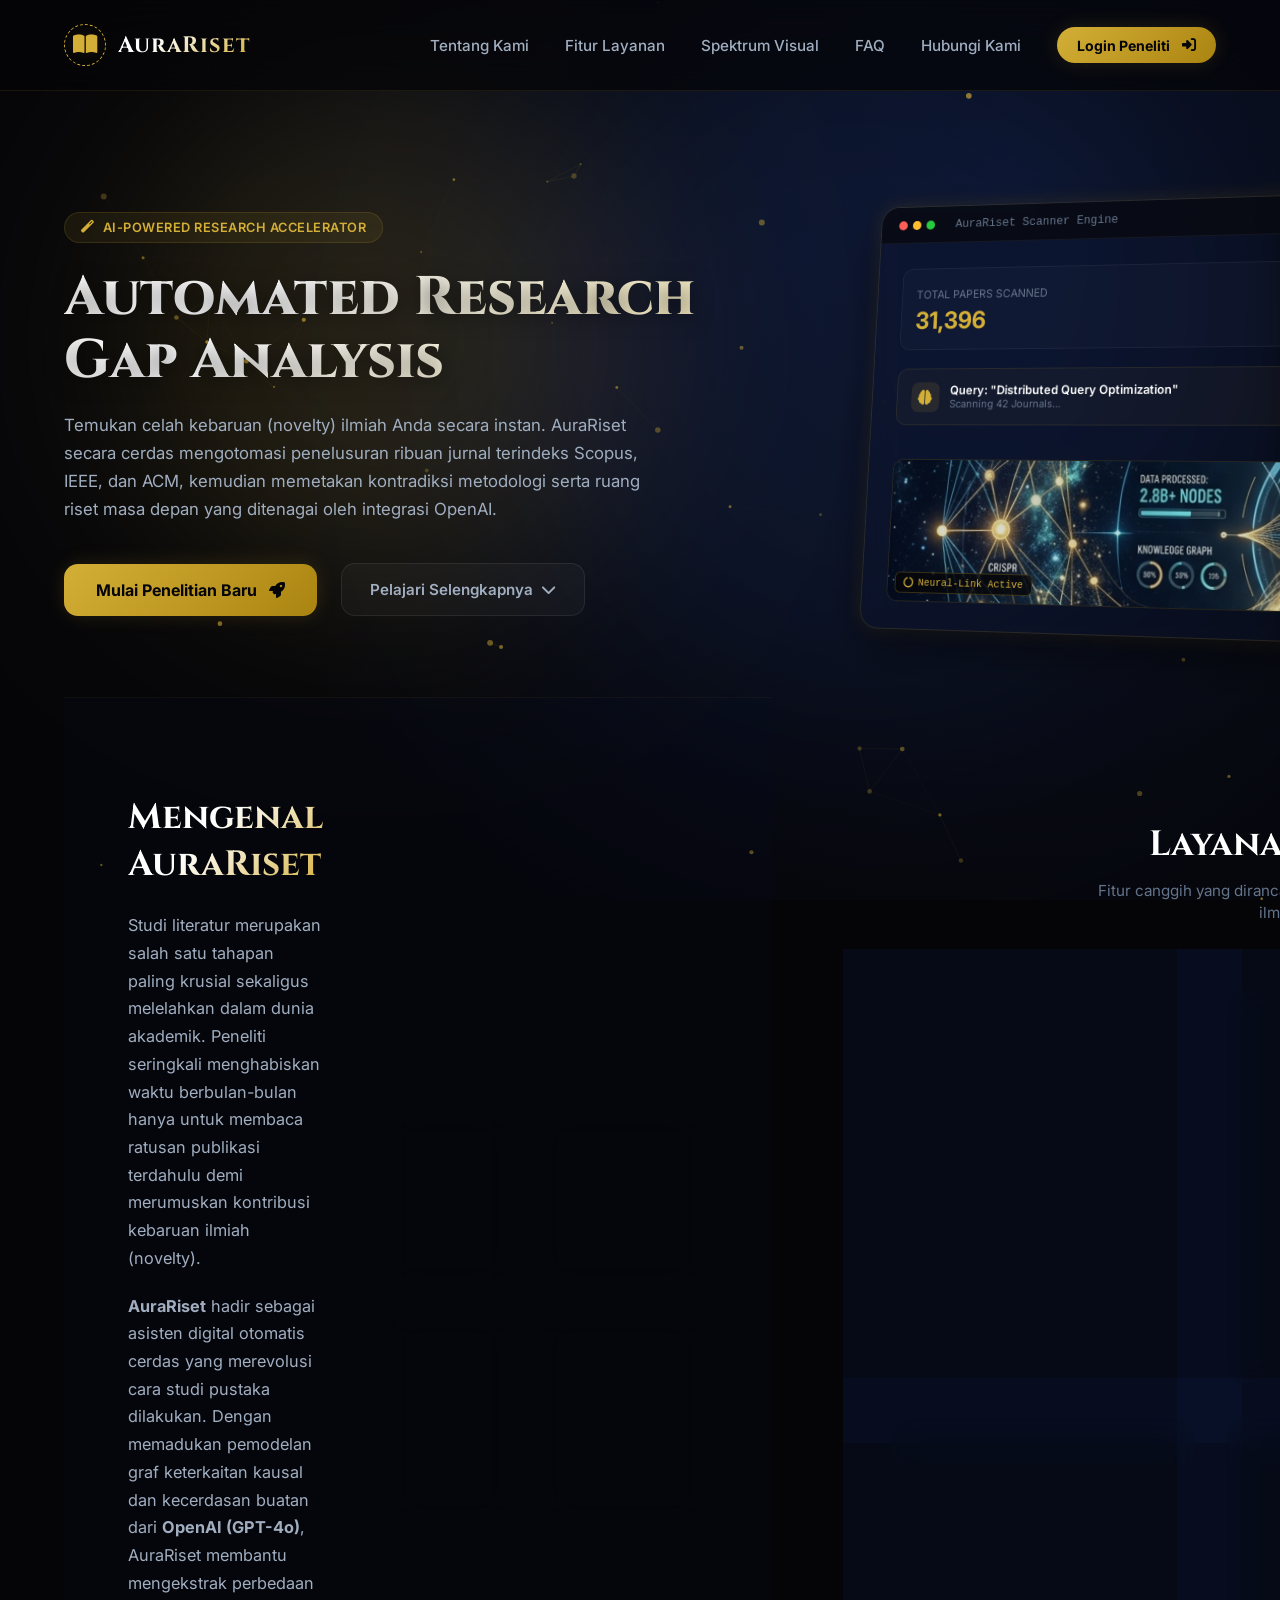
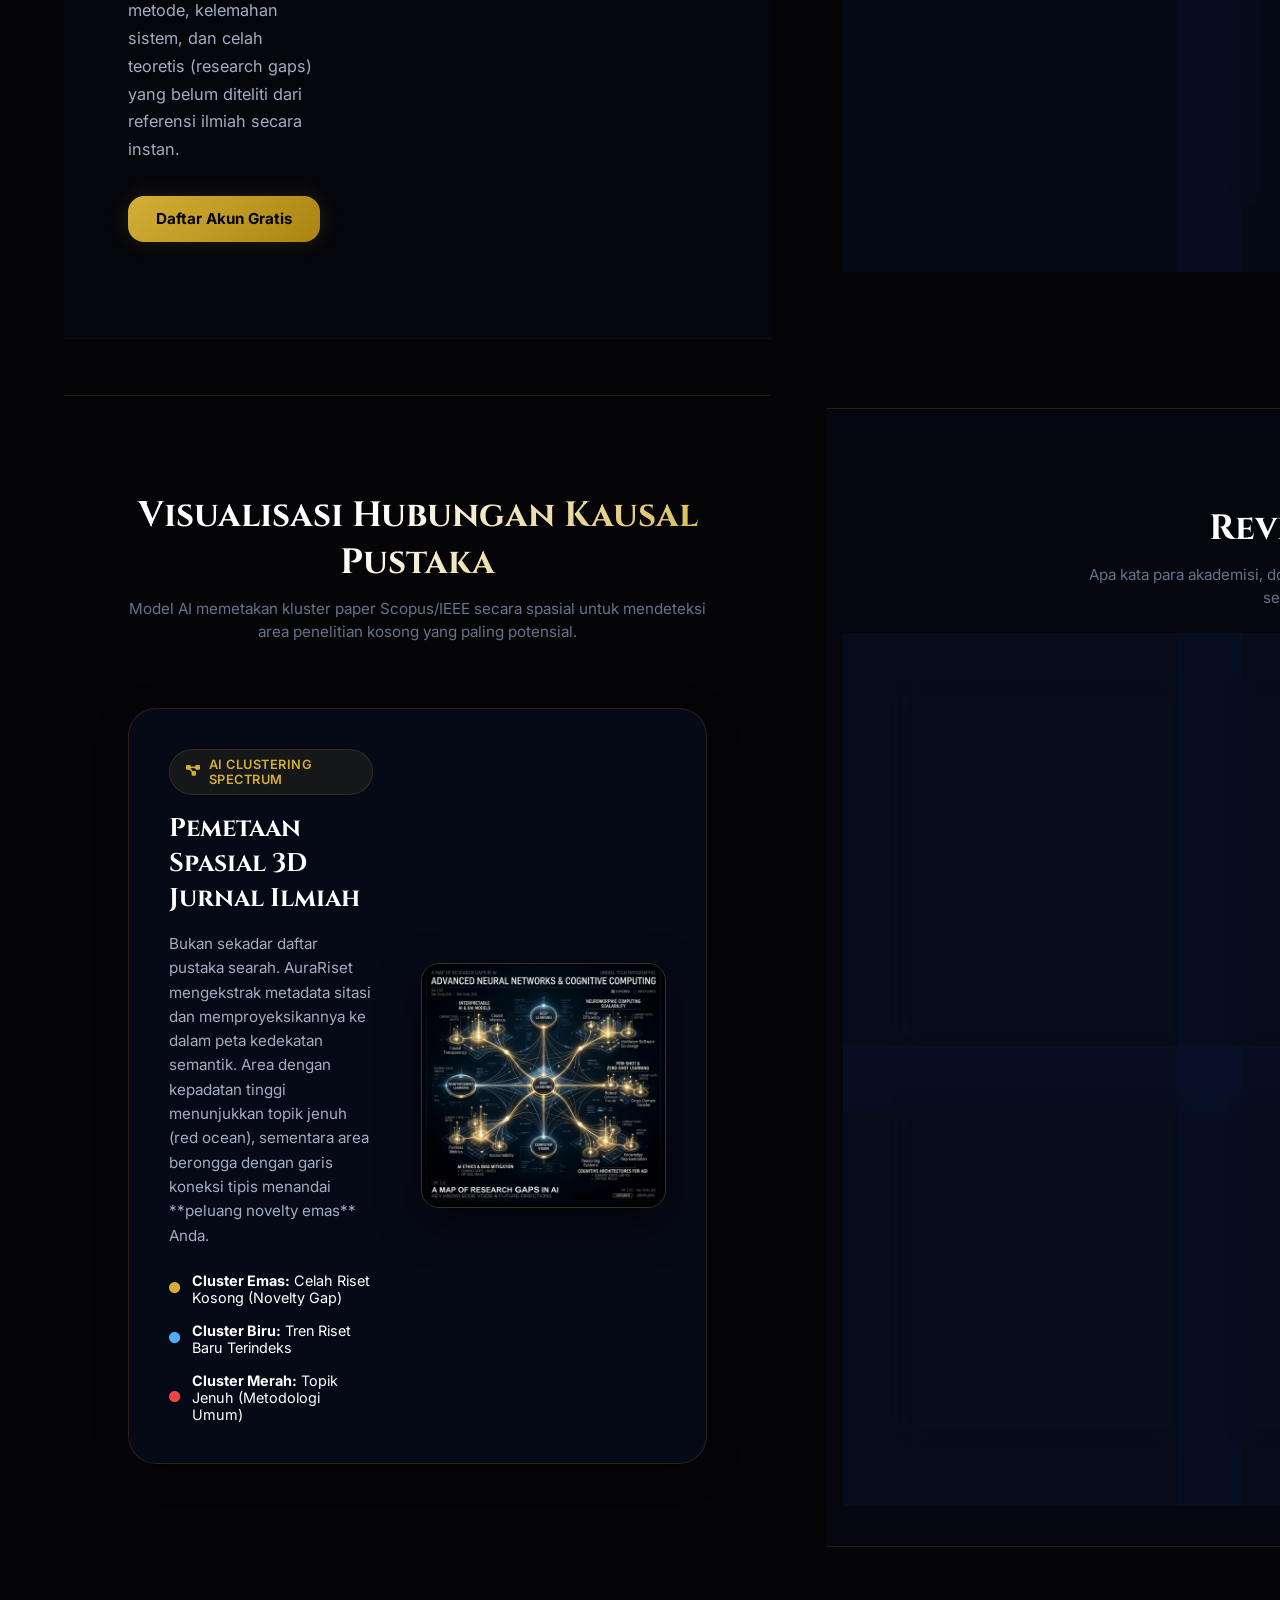
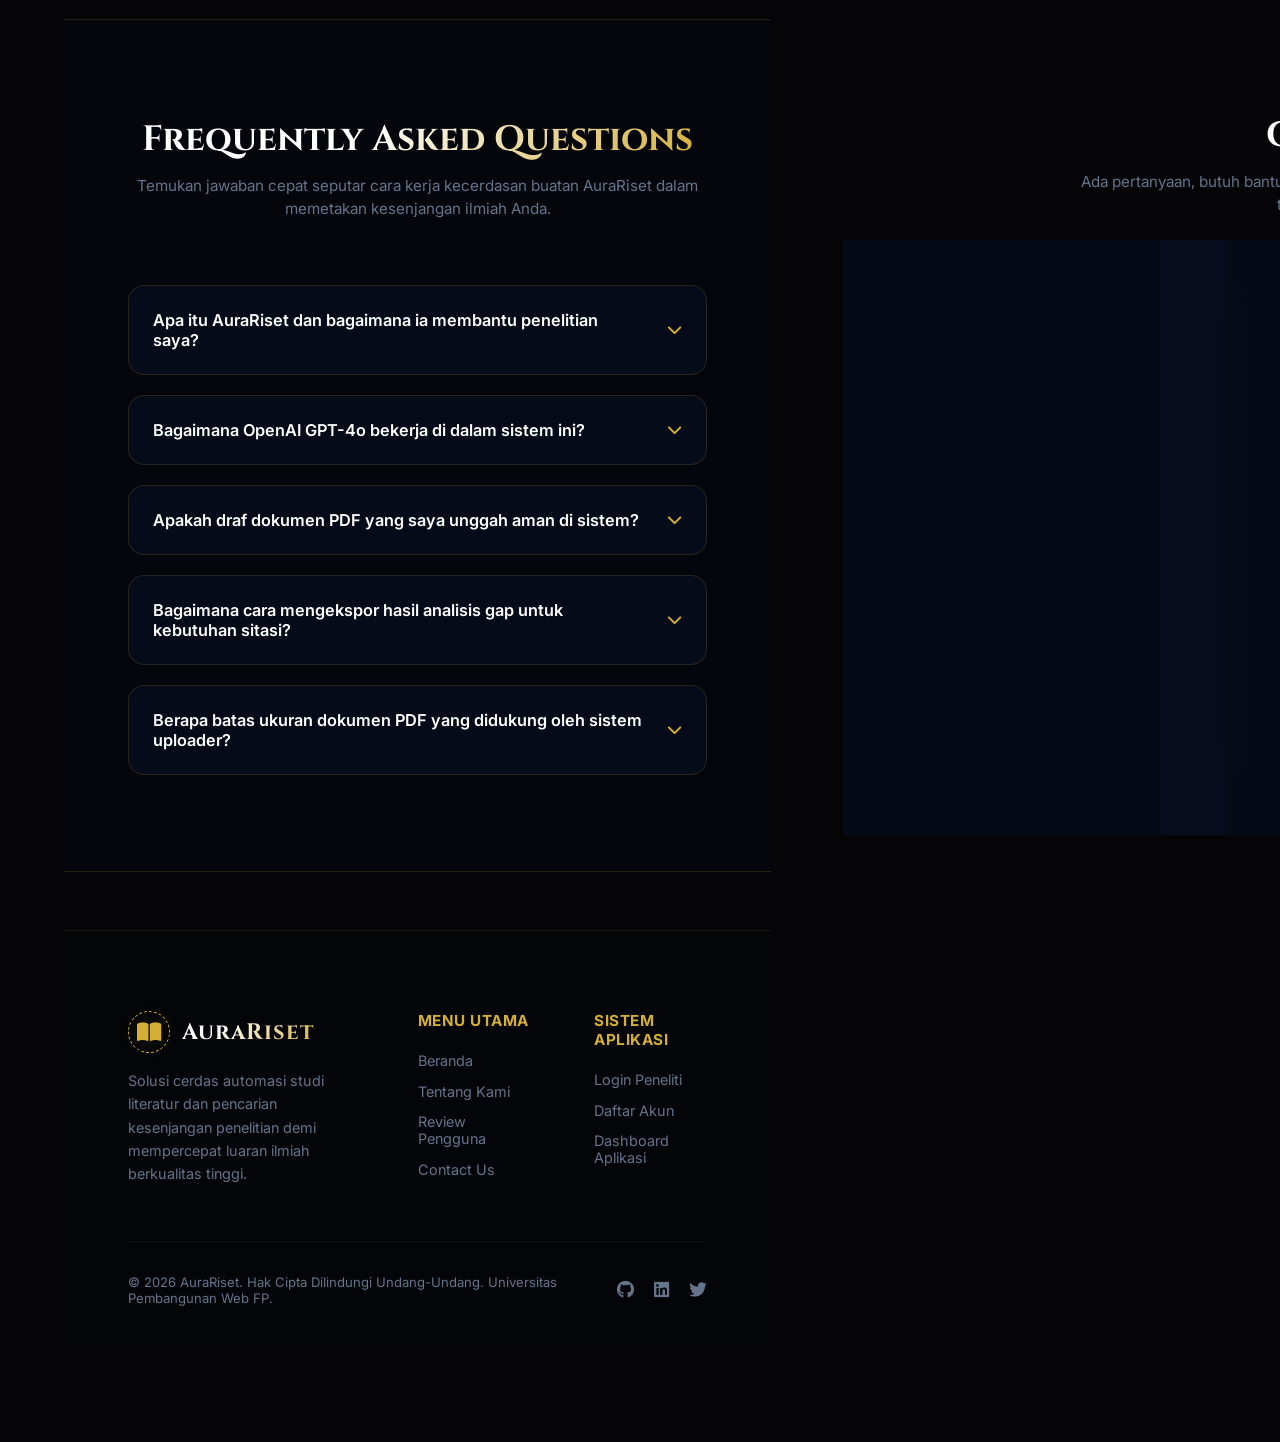
<file: index.html>
<!DOCTYPE html>
<html lang="id">
<head>
  <meta charset="UTF-8">
  <meta name="viewport" content="width=device-width, initial-scale=1.0">
  <title>AuraRiset — Automated Research Gap Analysis</title>
  
  <meta name="description" content="Temukan kebaruan ilmiah Anda secara instan. Automasi penelusuran ribuan jurnal ilmiah dan petakan research gap tersembunyi dengan dukungan kecerdasan buatan OpenAI.">
  <meta name="keywords" content="analisis gap, research gap, studi literatur, penulisan paper, openAI, riset otomatis, landing page">
  <meta name="author" content="AuraRiset Team">
  
  <link rel="stylesheet" href="https://cdnjs.cloudflare.com/ajax/libs/font-awesome/6.4.0/css/all.min.css">
  <link rel="stylesheet" href="assets/css/style.css">
</head>
<body>

  
  <div class="aurora-bg">
    <div class="aurora-orb orb-gold" style="top: 10%; left: 10%; width: 500px; height: 500px;"></div>
    <div class="aurora-orb orb-navy" style="bottom: 20%; right: 5%; width: 700px; height: 700px;"></div>
  </div>
  <canvas id="canvas-particles"></canvas>

  
  <header class="landing-navbar">
    <a href="index.html" class="sidebar-logo" style="margin-bottom: 0;">
      <div class="logo-icon-container">
        <div class="logo-halo"></div>
        <i class="fas fa-book-open logo-book"></i>
      </div>
      <span>AuraRiset</span>
    </a>

    <nav class="landing-nav-links">
      <a href="#overview" class="landing-nav-link">Tentang Kami</a>
      <a href="#about" class="landing-nav-link">Fitur Layanan</a>
      <a href="#visual-spectrum" class="landing-nav-link">Spektrum Visual</a>
      <a href="#faq" class="landing-nav-link">FAQ</a>
      <a href="#contact" class="landing-nav-link">Hubungi Kami</a>
      <a href="login.php" class="btn-cta btn-nav-login" style="text-decoration: none;">
        Login Peneliti
        <i class="fas fa-sign-in-alt"></i>
      </a>
    </nav>
  </header>

  
  <section class="landing-hero">
    <div class="hero-text-container stagger-row">
      <div class="hero-badge">
        <i class="fas fa-magic" style="color: var(--color-gold);"></i>
        AI-Powered Research Accelerator
      </div>
      <h1 class="hero-title">Automated Research Gap Analysis</h1>
      <p class="hero-description">
        Temukan celah kebaruan (novelty) ilmiah Anda secara instan. AuraRiset secara cerdas mengotomasi penelusuran ribuan jurnal terindeks Scopus, IEEE, dan ACM, kemudian memetakan kontradiksi metodologi serta ruang riset masa depan yang ditenagai oleh integrasi OpenAI.
      </p>
      
      <div class="hero-actions">
        <a href="login.php" class="btn-cta btn-hero-start" style="text-decoration: none;">
          Mulai Penelitian Baru
          <i class="fas fa-rocket"></i>
        </a>
        <a href="#about" class="btn-secondary btn-hero-learn" style="text-decoration: none; display: flex; align-items: center; gap: 0.5rem;">
          Pelajari Selengkapnya
          <i class="fas fa-chevron-down"></i>
        </a>
      </div>
    </div>

    
    <div class="hero-mockup-container stagger-row">
      <div class="mockup-card">
        <div class="mockup-header">
          <div class="mockup-dots"><span></span><span></span><span></span></div>
          <div class="mockup-title">AuraRiset Scanner Engine</div>
        </div>
        <div class="mockup-body">
          <div class="mockup-stat-card">
            <span class="m-stat-title">Total Papers Scanned</span>
            <div class="m-stat-row">
              <span class="m-stat-num">31,396</span>
              <span class="m-stat-trend"><i class="fas fa-arrow-trend-up"></i> +12%</span>
            </div>
          </div>
          <div class="mockup-item" style="margin-bottom: 0.5rem;">
            <div class="m-item-left">
              <div class="m-item-avatar"><i class="fas fa-brain" style="color: var(--color-gold);"></i></div>
              <div class="m-item-text">
                <div class="m-item-title">Query: "Distributed Query Optimization"</div>
                <div class="m-item-status">Scanning 42 Journals...</div>
              </div>
            </div>
            <span class="m-badge-progress">Progress 80%</span>
          </div>
          <div class="mockup-visual-preview" style="border: 1px solid rgba(212, 175, 55, 0.15); border-radius: 12px; overflow: hidden; height: 150px; background: rgba(0,0,0,0.3); position: relative; margin-top: 0.5rem;">
            <img src="assets/img/research_network.png" alt="AuraRiset Neural Scanning" style="width: 100%; height: 100%; object-fit: cover; opacity: 0.85;">
            <div style="position: absolute; bottom: 0.5rem; left: 0.5rem; font-size: 0.68rem; font-family: monospace; background: rgba(5,5,8,0.8); padding: 0.25rem 0.55rem; border-radius: 6px; color: var(--color-gold); border: 1px solid rgba(212,175,55,0.25); display: flex; align-items: center; gap: 0.35rem;">
              <i class="fas fa-circle-notch fa-spin" style="color: var(--color-gold);"></i> Neural-Link Active
            </div>
          </div>
        </div>
      </div>
    </div>


  
  <section class="landing-section" id="overview" style="background: rgba(11, 19, 43, 0.15); border-top: 1px solid rgba(212, 175, 55, 0.05); border-bottom: 1px solid rgba(212, 175, 55, 0.05);">
    <div class="overview-container" style="display: grid; grid-template-columns: 1fr 1fr; gap: 4rem; align-items: center;">
      <div class="stagger-row">
        <h2 class="section-title-landing" style="text-align: left; margin-bottom: 1.5rem;">Mengenal AuraRiset</h2>
        <p class="card-desc" style="font-size: 1.02rem; line-height: 1.7; margin-bottom: 1.25rem; color: var(--color-text-gray);">
          Studi literatur merupakan salah satu tahapan paling krusial sekaligus melelahkan dalam dunia akademik. Peneliti seringkali menghabiskan waktu berbulan-bulan hanya untuk membaca ratusan publikasi terdahulu demi merumuskan kontribusi kebaruan ilmiah (novelty).
        </p>
        <p class="card-desc" style="font-size: 1.02rem; line-height: 1.7; margin-bottom: 1.5rem; color: var(--color-text-gray);">
          <strong>AuraRiset</strong> hadir sebagai asisten digital otomatis cerdas yang merevolusi cara studi pustaka dilakukan. Dengan memadukan pemodelan graf keterkaitan kausal dan kecerdasan buatan dari <strong>OpenAI (GPT-4o)</strong>, AuraRiset membantu mengekstrak perbedaan metode, kelemahan sistem, dan celah teoretis (research gaps) yang belum diteliti dari referensi ilmiah secara instan.
        </p>
        <div style="display: flex; gap: 1rem; margin-top: 2rem;">
          <a href="register.php" class="btn-cta" style="text-decoration: none; padding: 0.85rem 1.75rem;">Daftar Akun Gratis</a>
        </div>
      </div>
      
      
      <div class="overview-metrics-grid stagger-row" style="display: grid; grid-template-columns: 1fr 1fr; gap: 1.5rem;">
        <div class="premium-card" style="padding: 1.75rem; text-align: center;">
          <i class="fas fa-history" style="color: var(--color-gold); font-size: 1.75rem; margin-bottom: 0.75rem;"></i>
          <h4 style="font-size: 1.8rem; font-weight: 700; color: #fff; margin-bottom: 0.25rem;">98%</h4>
          <span style="font-size: 0.8rem; color: var(--color-text-muted); text-transform: uppercase;">Efisiensi Waktu</span>
        </div>
        <div class="premium-card" style="padding: 1.75rem; text-align: center;">
          <i class="fas fa-database" style="color: var(--color-gold); font-size: 1.75rem; margin-bottom: 0.75rem;"></i>
          <h4 style="font-size: 1.8rem; font-weight: 700; color: #fff; margin-bottom: 0.25rem;">100+</h4>
          <span style="font-size: 0.8rem; color: var(--color-text-muted); text-transform: uppercase;">Jurnal Didukung</span>
        </div>
        <div class="premium-card" style="padding: 1.75rem; text-align: center;">
          <i class="fas fa-brain" style="color: var(--color-gold); font-size: 1.75rem; margin-bottom: 0.75rem;"></i>
          <h4 style="font-size: 1.8rem; font-weight: 700; color: #fff; margin-bottom: 0.25rem;">GPT-4o</h4>
          <span style="font-size: 0.8rem; color: var(--color-text-muted); text-transform: uppercase;">OpenAI Engine</span>
        </div>
        <div class="premium-card" style="padding: 1.75rem; text-align: center;">
          <i class="fas fa-graduation-cap" style="color: var(--color-gold); font-size: 1.75rem; margin-bottom: 0.75rem;"></i>
          <h4 style="font-size: 1.8rem; font-weight: 700; color: #fff; margin-bottom: 0.25rem;">10,000+</h4>
          <span style="font-size: 0.8rem; color: var(--color-text-muted); text-transform: uppercase;">Peneliti Aktif</span>
        </div>
      </div>
    </div>
  </section>  
  <section class="landing-section" id="about">
    <div class="section-header-centered stagger-row">
      <h2 class="section-title-landing">Layanan Riset Otomatis</h2>
      <p class="section-subtitle-landing">Fitur canggih yang dirancang khusus untuk mempercepat penulisan draf jurnal ilmiah Anda secara komprehensif</p>
    </div>

    <div class="features-grid">
      
      <div class="premium-card feature-landing-card stagger-row">
        <div class="feature-icon-wrapper">
          <i class="fas fa-search-plus"></i>
        </div>
        <h3 class="feature-title">Ekstraksi Database Jurnal</h3>
        <p class="card-desc">Cari dan kumpulkan puluhan paper referensi teratas dari Google Scholar, Scopus, IEEE, dan ACM berdasarkan kata kunci pencarian Anda secara instan dalam hitungan detik.</p>
      </div>

      
      <div class="premium-card feature-landing-card stagger-row">
        <div class="feature-icon-wrapper">
          <i class="fas fa-crop-alt"></i>
        </div>
        <h3 class="feature-title">Pemetaan Celah Kebaruan (Gap)</h3>
        <p class="card-desc">Algoritma pemrosesan bahasa (NLP) kami membandingkan secara komparatif tahun, metode, kelemahan metodologi, serta asumsi batasan riset terdahulu untuk mencari celah riset kosong.</p>
      </div>

      
      <div class="premium-card feature-landing-card stagger-row">
        <div class="feature-icon-wrapper">
          <i class="fas fa-network-wired"></i>
        </div>
        <h3 class="feature-title">OpenAI Integrated Summary</h3>
        <p class="card-desc">Dapatkan sintesis ringkasan komparasi ilmiah siap saji yang dirangkum langsung oleh GPT-4o untuk mempermudah penulisan Bab Pendahuluan (Introduction) dan Tinjauan Pustaka Anda.</p>
      </div>

      
      <div class="premium-card feature-landing-card stagger-row">
        <div class="feature-icon-wrapper">
          <i class="fas fa-file-pdf"></i>
        </div>
        <h3 class="feature-title">Smart PDF Uploader</h3>
        <p class="card-desc">Cukup seret dan lepaskan (drag-and-drop) draf file PDF Anda ke sistem untuk mengekstrak metadata penting, metodologi dasar, batasan, dan saran studi mendatang secara otomatis.</p>
      </div>

      
      <div class="premium-card feature-landing-card stagger-row">
        <div class="feature-icon-wrapper">
          <i class="fas fa-project-diagram"></i>
        </div>
        <h3 class="feature-title">Visualisasi Graf Tren Kausal</h3>
        <p class="card-desc">Lihat peta hubungan antar paper referensi dalam bentuk grafik interaktif yang menakjubkan untuk memahami pergeseran tren metodologi ilmiah dari tahun ke tahun.</p>
      </div>

      
      <div class="premium-card feature-landing-card stagger-row">
        <div class="feature-icon-wrapper">
          <i class="fas fa-download"></i>
        </div>
        <h3 class="feature-title">Ekspor Repositori Cerdas</h3>
        <p class="card-desc">Ekspor tabel perbandingan dan hasil analisis Anda ke dalam file Excel, PDF, atau format sitasi akademik standar lainnya seperti RIS dan BibTeX (Mendeley/Zotero).</p>
      </div>
    </div>
  </section>

  
  <section class="landing-section" id="visual-spectrum" style="border-top: 1px solid var(--border-gold);">
    <div class="section-header-centered stagger-row">
      <h2 class="section-title-landing">Visualisasi Hubungan Kausal Pustaka</h2>
      <p class="section-subtitle-landing">Model AI memetakan kluster paper Scopus/IEEE secara spasial untuk mendeteksi area penelitian kosong yang paling potensial.</p>
    </div>
    
    <div class="spectrum-visual-card stagger-row" style="background: var(--glass-bg); border: 1px solid var(--border-gold); border-radius: 28px; padding: 2.5rem; overflow: hidden; display: grid; grid-template-columns: 1fr 1.2fr; gap: 3rem; align-items: center; box-shadow: var(--shadow-soft);">
      <div class="spectrum-text-side">
        <div class="hero-badge" style="margin-bottom: 1rem;"><i class="fas fa-project-diagram"></i> AI Clustering Spectrum</div>
        <h3 style="font-family: 'Cinzel', serif; font-size: 1.6rem; color: #fff; margin-bottom: 1rem;">Pemetaan Spasial 3D Jurnal Ilmiah</h3>
        <p style="font-size: 0.95rem; color: var(--color-text-gray); line-height: 1.6; margin-bottom: 1.5rem;">
          Bukan sekadar daftar pustaka searah. AuraRiset mengekstrak metadata sitasi dan memproyeksikannya ke dalam peta kedekatan semantik. Area dengan kepadatan tinggi menunjukkan topik jenuh (red ocean), sementara area berongga dengan garis koneksi tipis menandai **peluang novelty emas** Anda.
        </p>
        <div style="display: flex; flex-direction: column; gap: 1rem; margin-top: 1.5rem;">
          <div style="display: flex; align-items: center; gap: 0.75rem;">
            <i class="fas fa-circle" style="color: var(--color-gold); font-size: 0.7rem;"></i>
            <span style="font-size: 0.9rem; color: var(--color-text-white);"><strong>Cluster Emas:</strong> Celah Riset Kosong (Novelty Gap)</span>
          </div>
          <div style="display: flex; align-items: center; gap: 0.75rem;">
            <i class="fas fa-circle" style="color: #4facfe; font-size: 0.7rem;"></i>
            <span style="font-size: 0.9rem; color: var(--color-text-white);"><strong>Cluster Biru:</strong> Tren Riset Baru Terindeks</span>
          </div>
          <div style="display: flex; align-items: center; gap: 0.75rem;">
            <i class="fas fa-circle" style="color: #ef4444; font-size: 0.7rem;"></i>
            <span style="font-size: 0.9rem; color: var(--color-text-white);"><strong>Cluster Merah:</strong> Topik Jenuh (Metodologi Umum)</span>
          </div>
        </div>
      </div>
      <div class="spectrum-image-side" style="position: relative; border-radius: 18px; overflow: hidden; border: 1px solid rgba(212, 175, 55, 0.25); box-shadow: 0 15px 40px rgba(0,0,0,0.6);">
        <img src="assets/img/gap_infographic.png" alt="AuraRiset Gap Clustering Infographic" style="width: 100%; display: block; filter: brightness(0.95) contrast(1.05); transition: transform var(--transition-slow);" onmouseover="this.style.transform='scale(1.04)'" onmouseout="this.style.transform='scale(1)'">
      </div>
    </div>
  </section>

  
  <section class="landing-section" id="reviews" style="background: rgba(11, 19, 43, 0.2); border-top: 1px solid var(--border-gold); border-bottom: 1px solid var(--border-gold);">
    <div class="section-header-centered stagger-row">
      <h2 class="section-title-landing">Review Pengguna</h2>
      <p class="section-subtitle-landing">Apa kata para akademisi, dosen, dan peneliti utama tentang efisiensi riset mereka setelah menggunakan AuraRiset</p>
    </div>

    <div class="reviews-grid">
      
      <div class="premium-card review-card stagger-row">
        <div class="review-stars">
          <i class="fas fa-star"></i><i class="fas fa-star"></i><i class="fas fa-star"></i><i class="fas fa-star"></i><i class="fas fa-star"></i>
        </div>
        <p class="review-text">
          "AuraRiset benar-benar menghemat waktu studi literatur saya. Cukup mengunggah draf paper saya, sistem langsung merincikan perbandingan metode kompetitor dan di mana celah kontribusi saya berada secara konkret."
        </p>
        <div class="review-user">
          <div class="review-avatar">BS</div>
          <div class="review-user-info">
            <h4>Prof. Dr. Ir. Budi Santoso</h4>
            <span>Peneliti Utama AI - ITS Surabaya</span>
          </div>
        </div>
      </div>

      
      <div class="premium-card review-card stagger-row">
        <div class="review-stars">
          <i class="fas fa-star"></i><i class="fas fa-star"></i><i class="fas fa-star"></i><i class="fas fa-star"></i><i class="fas fa-star"></i>
        </div>
        <p class="review-text">
          "Penyusunan Bab Tinjauan Pustaka menjadi 10x lebih cepat. Integrasi OpenAI-nya sangat koheren dan memberikan sudut pandang taksonomi riset yang sangat objektif dan membantu validasi novelty naskah."
        </p>
        <div class="review-user">
          <div class="review-avatar">SW</div>
          <div class="review-user-info">
            <h4>Dr. Sarah Wijaya, M.T.</h4>
            <span>Dosen & Peneliti - Univ Indonesia</span>
          </div>
        </div>
      </div>

      
      <div class="premium-card review-card stagger-row">
        <div class="review-stars">
          <i class="fas fa-star"></i><i class="fas fa-star"></i><i class="fas fa-star"></i><i class="fas fa-star"></i><i class="fas fa-star"></i>
        </div>
        <p class="review-text">
          "Sangat terbantu saat menulis proposal thesis S2 saya. Pencarian gap yang sebelumnya memakan waktu berminggu-minggu kini terpetakan dalam hitungan detik saja dengan visualisasi data yang menakjubkan!"
        </p>
        <div class="review-user">
          <div class="review-avatar">FR</div>
          <div class="review-user-info">
            <h4>Fahmi Ramadhan</h4>
            <span>Mahasiswa S2 Ilmu Komputer - ITB</span>
          </div>
        </div>
      </div>

      
      <div class="premium-card review-card stagger-row">
        <div class="review-stars">
          <i class="fas fa-star"></i><i class="fas fa-star"></i><i class="fas fa-star"></i><i class="fas fa-star"></i><i class="fas fa-star"></i>
        </div>
        <p class="review-text">
          "Excellent SOTA scanning tool. The integration with GPT-4o synthesizes unstructured limitations sections of IEEE/ACM journals into clear, actionable comparative metrics for my PhD dissertation."
        </p>
        <div class="review-user">
          <div class="review-avatar">AC</div>
          <div class="review-user-info">
            <h4>Amara Carter, PhD</h4>
            <span>Research Fellow - Tokyo Tech</span>
          </div>
        </div>
      </div>

      
      <div class="premium-card review-card stagger-row">
        <div class="review-stars">
          <i class="fas fa-star"></i><i class="fas fa-star"></i><i class="fas fa-star"></i><i class="fas fa-star"></i><i class="fas fa-star"></i>
        </div>
        <p class="review-text">
          "Sangat membantu membimbing mahasiswa skripsi saya dalam mencari topik riset yang segar dan minim duplikasi. Alat komparasi otomatisnya menyajikan data yang komparatif dan kredibel."
        </p>
        <div class="review-user">
          <div class="review-avatar">NA</div>
          <div class="review-user-info">
            <h4>Naufal Alfarisi, M.Kom.</h4>
            <span>Dosen & Peneliti Muda - Univ Airlangga</span>
          </div>
        </div>
      </div>

      
      <div class="premium-card review-card stagger-row">
        <div class="review-stars">
          <i class="fas fa-star"></i><i class="fas fa-star"></i><i class="fas fa-star"></i><i class="fas fa-star"></i><i class="fas fa-star"></i>
        </div>
        <p class="review-text">
          "Sebagai peneliti muda di LIPI/BRIN, memetakan ratusan paper secara cepat adalah keharusan. AuraRiset adalah asisten riset virtual terbaik yang pernah saya gunakan sepanjang karir akademik saya."
        </p>
        <div class="review-user">
          <div class="review-avatar">RD</div>
          <div class="review-user-info">
            <h4>Rian Dewantara</h4>
            <span>Researcher - BRIN Indonesia</span>
          </div>
        </div>
      </div>
    </div>
  </section>

  
  <section class="landing-section" id="faq" style="background: rgba(11, 19, 43, 0.15); border-top: 1px solid var(--border-gold); border-bottom: 1px solid var(--border-gold);">
    <div class="section-header-centered stagger-row">
      <h2 class="section-title-landing">Frequently Asked Questions</h2>
      <p class="section-subtitle-landing">Temukan jawaban cepat seputar cara kerja kecerdasan buatan AuraRiset dalam memetakan kesenjangan ilmiah Anda.</p>
    </div>

    <div class="faq-container stagger-row">
      
      <div class="faq-item">
        <button class="faq-question" onclick="toggleFaq(this)">
          <span>Apa itu AuraRiset dan bagaimana ia membantu penelitian saya?</span>
          <i class="fas fa-chevron-down faq-chevron"></i>
        </button>
        <div class="faq-answer-wrapper">
          <div class="faq-answer">
            AuraRiset adalah platform otomatisasi riset berbasis kecerdasan buatan (AI) yang memetakan literatur ilmiah dari ribuan database jurnal ternama (Scopus, IEEE, ACM) untuk mendeteksi kesenjangan riset (research gap) dan merumuskan celah kebaruan (novelty) secara instan untuk mempercepat penulisan draf naskah Anda.
          </div>
        </div>
      </div>

      
      <div class="faq-item">
        <button class="faq-question" onclick="toggleFaq(this)">
          <span>Bagaimana OpenAI GPT-4o bekerja di dalam sistem ini?</span>
          <i class="fas fa-chevron-down faq-chevron"></i>
        </button>
        <div class="faq-answer-wrapper">
          <div class="faq-answer">
            AuraRiset mengekstrak teks penting, metodologi, dan batasan naskah ilmiah dari database jurnal atau file PDF yang Anda unggah, lalu memprosesnya secara cerdas menggunakan model bahasa GPT-4o untuk menghasilkan visualisasi komparatif dan sintesis ringkasan ilmiah yang koheren dan siap saji.
          </div>
        </div>
      </div>

      
      <div class="faq-item">
        <button class="faq-question" onclick="toggleFaq(this)">
          <span>Apakah draf dokumen PDF yang saya unggah aman di sistem?</span>
          <i class="fas fa-chevron-down faq-chevron"></i>
        </button>
        <div class="faq-answer-wrapper">
          <div class="faq-answer">
            Sangat aman. Seluruh dokumen PDF yang Anda unggah dienkripsi secara penuh dan hanya diproses di sisi server terisolasi untuk sesi analisis Anda. Kami menjamin tidak ada data naskah riset Anda yang disimpan secara permanen atau digunakan sebagai data pelatihan (training data) oleh model AI publik.
          </div>
        </div>
      </div>

      
      <div class="faq-item">
        <button class="faq-question" onclick="toggleFaq(this)">
          <span>Bagaimana cara mengekspor hasil analisis gap untuk kebutuhan sitasi?</span>
          <i class="fas fa-chevron-down faq-chevron"></i>
        </button>
        <div class="faq-answer-wrapper">
          <div class="faq-answer">
            Hasil tabel perbandingan dan ringkasan gap dari dashboard dapat Anda ekspor langsung ke berbagai format sitasi akademik standar seperti RIS (untuk Mendeley atau Zotero), BibTeX (untuk LaTeX), file PDF laporan ringkas, atau format tabel Excel spreadsheet.
          </div>
        </div>
      </div>

      
      <div class="faq-item">
        <button class="faq-question" onclick="toggleFaq(this)">
          <span>Berapa batas ukuran dokumen PDF yang didukung oleh sistem uploader?</span>
          <i class="fas fa-chevron-down faq-chevron"></i>
        </button>
        <div class="faq-answer-wrapper">
          <div class="faq-answer">
            Smart PDF Uploader kami mendukung ukuran file naskah PDF akademis standar hingga maksimum 10 MB per file, yang sudah sangat mencukupi untuk memproses paper riset yang panjang beserta lampiran gambar grafisnya.
          </div>
        </div>
      </div>
    </div>
  </section>

  
  <section class="landing-section" id="contact">
    <div class="section-header-centered stagger-row">
      <h2 class="section-title-landing">Contact Us</h2>
      <p class="section-subtitle-landing">Ada pertanyaan, butuh bantuan integrasi institusi, atau ingin bekerja sama? Hubungi tim pendukung peneliti kami</p>
    </div>

    <div class="contact-container-landing stagger-row">
      
      <div class="premium-card contact-info-card-left" style="padding: 2.5rem; text-align: left; display: flex; flex-direction: column; gap: 1.5rem;">
        <h3 style="font-family: 'Cinzel', serif; font-size: 1.25rem; color: var(--color-gold); font-weight: 700; margin-bottom: 0.5rem; border-bottom: 1px solid rgba(212,175,55,0.15); padding-bottom: 0.75rem;"><i class="fas fa-info-circle" style="margin-right: 0.5rem;"></i> Informasi Kontak</h3>
        
        <div style="display: flex; gap: 1rem; align-items: flex-start;">
          <div style="width: 36px; height: 36px; border-radius: 8px; background: rgba(212,175,55,0.08); display: flex; align-items: center; justify-content: center; color: var(--color-gold); font-size: 1.1rem; flex-shrink: 0;"><i class="fas fa-map-marker-alt"></i></div>
          <div>
            <h4 style="font-size: 0.95rem; font-weight: 600; color: #fff; margin-bottom: 0.2rem;">Lokasi Kantor</h4>
            <p style="font-size: 0.85rem; color: var(--color-text-gray); line-height: 1.4;">Gedung Riset dan Inovasi lt. 4, Kampus Sukolilo, Surabaya, Jawa Timur, Indonesia</p>
          </div>
        </div>

        <div style="display: flex; gap: 1rem; align-items: flex-start;">
          <div style="width: 36px; height: 36px; border-radius: 8px; background: rgba(212,175,55,0.08); display: flex; align-items: center; justify-content: center; color: var(--color-gold); font-size: 1.1rem; flex-shrink: 0;"><i class="fas fa-envelope"></i></div>
          <div>
            <h4 style="font-size: 0.95rem; font-weight: 600; color: #fff; margin-bottom: 0.2rem;">Email Resmi</h4>
            <p style="font-size: 0.85rem; color: var(--color-text-gray);"><a href="mailto:support@aurariset.ac.id" style="color: var(--color-text-gray); text-decoration: none; transition: var(--transition-fast);" onmouseover="this.style.color='var(--color-gold)'" onmouseout="this.style.color='var(--color-text-gray)'">support@aurariset.ac.id</a></p>
          </div>
        </div>

        <div style="display: flex; gap: 1rem; align-items: flex-start;">
          <div style="width: 36px; height: 36px; border-radius: 8px; background: rgba(212,175,55,0.08); display: flex; align-items: center; justify-content: center; color: var(--color-gold); font-size: 1.1rem; flex-shrink: 0;"><i class="fas fa-phone-alt"></i></div>
          <div>
            <h4 style="font-size: 0.95rem; font-weight: 600; color: #fff; margin-bottom: 0.2rem;">Telepon Hubungan</h4>
            <p style="font-size: 0.85rem; color: var(--color-text-gray);">+62 (31) 599-7890 / +62 812-3456-7890</p>
          </div>
        </div>

        <div style="display: flex; gap: 1rem; align-items: flex-start;">
          <div style="width: 36px; height: 36px; border-radius: 8px; background: rgba(212,175,55,0.08); display: flex; align-items: center; justify-content: center; color: var(--color-gold); font-size: 1.1rem; flex-shrink: 0;"><i class="fas fa-clock"></i></div>
          <div>
            <h4 style="font-size: 0.95rem; font-weight: 600; color: #fff; margin-bottom: 0.2rem;">Jam Operasional</h4>
            <p style="font-size: 0.85rem; color: var(--color-text-gray);">Senin - Jumat, 08:00 - 17:00 WIB</p>
          </div>
        </div>
      </div>

      
      <div class="premium-card contact-form-card">
        <form id="landing-contact-form" onsubmit="handleContactSubmit(event)">
          <div class="contact-form-grid">
            <div class="input-group">
              <label class="input-label">Nama Lengkap</label>
              <input type="text" class="form-input" id="contact-name" placeholder="Masukkan nama Anda..." required>
            </div>
            <div class="input-group">
              <label class="input-label">Alamat Email</label>
              <input type="email" class="form-input" id="contact-email" placeholder="Masukkan email aktif..." required>
            </div>
          </div>
          <div class="input-group" style="margin-top: 1.25rem;">
            <label class="input-label">Subjek Pesan</label>
            <input type="text" class="form-input" id="contact-subject" placeholder="Misal: Kemitraan Kampus, Pertanyaan API..." required>
          </div>
          <div class="input-group" style="margin-top: 1.25rem;">
            <label class="input-label">Isi Pesan Anda</label>
            <textarea class="form-input" id="contact-message" rows="5" placeholder="Tuliskan pesan Anda secara mendetail di sini..." style="resize: none;" required></textarea>
          </div>
          <div style="margin-top: 1.5rem; text-align: right;">
            <button type="submit" class="btn-cta btn-contact-submit">
              Kirim Pesan Dukungan
              <i class="fas fa-paper-plane"></i>
            </button>
          </div>
        </form>
      </div>
    </div>
  </section>

  
  <footer class="landing-footer">
    <div class="footer-top">
      <div class="footer-branding">
        <a href="index.html" class="sidebar-logo" style="margin-bottom: 1rem;">
          <div class="logo-icon-container">
            <div class="logo-halo"></div>
            <i class="fas fa-book-open logo-book"></i>
          </div>
          <span>AuraRiset</span>
        </a>
        <p>Solusi cerdas automasi studi literatur dan pencarian kesenjangan penelitian demi mempercepat luaran ilmiah berkualitas tinggi.</p>
      </div>
      <div class="footer-links-group">
        <h4>Menu Utama</h4>
        <a href="index.html">Beranda</a>
        <a href="#about">Tentang Kami</a>
        <a href="#reviews">Review Pengguna</a>
        <a href="#contact">Contact Us</a>
      </div>
      <div class="footer-links-group">
        <h4>Sistem Aplikasi</h4>
        <a href="login.php">Login Peneliti</a>
        <a href="register.php">Daftar Akun</a>
        <a href="dashboard.php">Dashboard Aplikasi</a>
      </div>
    </div>
    <div class="footer-bottom">
      <p>&copy; 2026 AuraRiset. Hak Cipta Dilindungi Undang-Undang. Universitas Pembangunan Web FP.</p>
      <div class="footer-socials">
        <a href="#"><i class="fab fa-github"></i></a>
        <a href="#"><i class="fab fa-linkedin"></i></a>
        <a href="#"><i class="fab fa-twitter"></i></a>
      </div>
    </div>
  </footer>

  
  <!-- JavaScript Modules -->
  <script type="module" src="assets/js/app.js"></script>
  <script>
    function handleContactSubmit(event) {
      event.preventDefault();
      const name = document.getElementById('contact-name').value.trim();
      const email = document.getElementById('contact-email').value.trim();
      const subject = document.getElementById('contact-subject').value.trim();
      const msg = document.getElementById('contact-message').value.trim();

      if (!name || !email || !subject || !msg) {
        showToast('Error', 'Harap isi semua kolom contact form!', 'error');
        return;
      }

      
      showToast('Pesan Terkirim', `Terima kasih ${name}, pesan Anda tentang "${subject}" berhasil diterima tim pendukung AuraRiset!`, 'success');
      document.getElementById('landing-contact-form').reset();
    }
  </script>
</body>
</html>
</file>
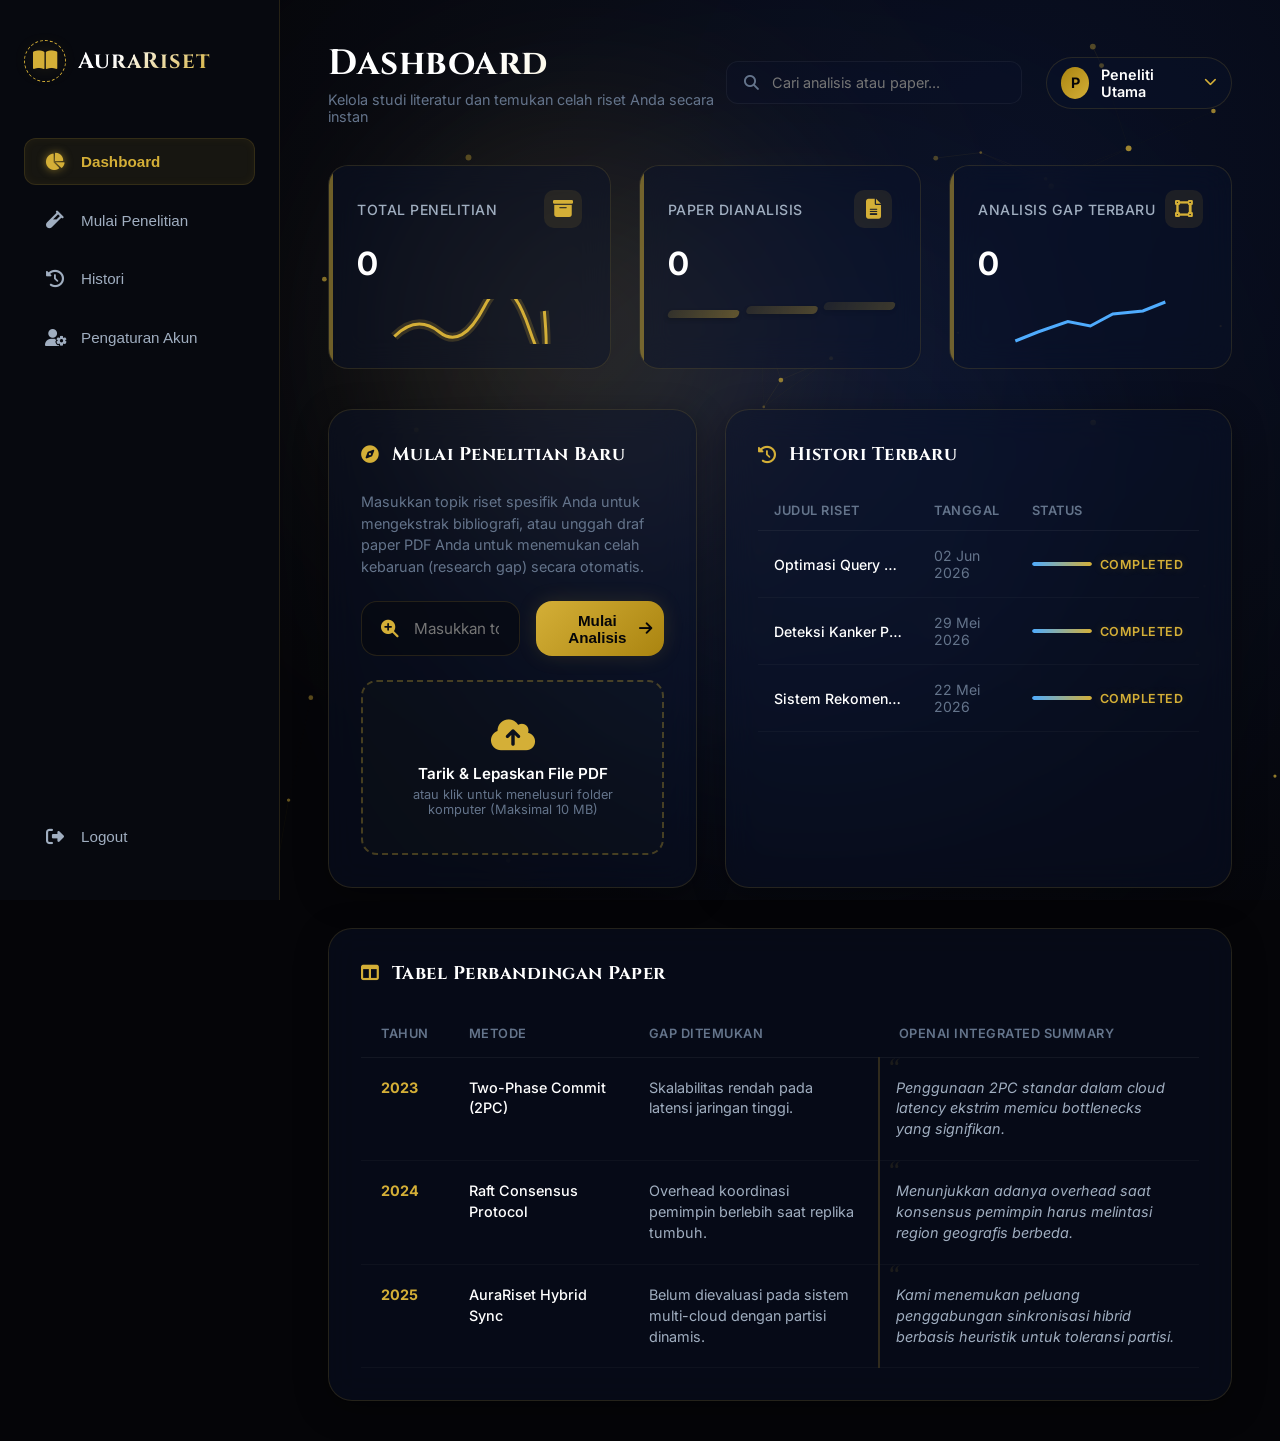
<file: dashboard.html>
<!DOCTYPE html>
<html lang="id">
<head>
  <meta charset="UTF-8">
  <meta name="viewport" content="width=device-width, initial-scale=1.0">
  <title>AuraRiset — Automated Research Gap Analysis Dashboard</title>
  
  <meta name="description" content="Dashboard cerdas AuraRiset mempermudah analisis kesenjangan (research gap) secara otomatis menggunakan pemodelan bahasa canggih terintegrasi OpenAI.">
  <meta name="keywords" content="analisis gap, research gap, studi literatur, penulisan paper, openAI, riset otomatis">
  <meta name="author" content="AuraRiset Team">
  
  <link rel="stylesheet" href="https://cdnjs.cloudflare.com/ajax/libs/font-awesome/6.4.0/css/all.min.css">
  <link rel="stylesheet" href="assets/css/style.css">
</head>
<body>

  
  <div class="aurora-bg">
    <div class="aurora-orb orb-gold"></div>
    <div class="aurora-orb orb-navy"></div>
  </div>
  <canvas id="canvas-particles"></canvas>

  <div class="app-container">

    
    <aside class="sidebar">
      <a href="index.html" class="sidebar-logo" id="logo-branding">
        <div class="logo-icon-container">
          <div class="logo-halo"></div>
          <i class="fas fa-book-open logo-book"></i>
        </div>
        <span>AuraRiset</span>
      </a>

      <nav class="sidebar-menu">
        <li class="sidebar-menu-item">
          <button class="sidebar-menu-btn active" data-view="dashboard" id="nav-btn-dashboard">
            <i class="fas fa-chart-pie"></i>
            Dashboard
          </button>
        </li>
        <li class="sidebar-menu-item">
          <button class="sidebar-menu-btn" data-view="research" id="nav-btn-research">
            <i class="fas fa-vial"></i>
            Mulai Penelitian
          </button>
        </li>
        <li class="sidebar-menu-item">
          <button class="sidebar-menu-btn" data-view="history" id="nav-btn-history">
            <i class="fas fa-history"></i>
            Histori
          </button>
        </li>
        <li class="sidebar-menu-item">
          <button class="sidebar-menu-btn" data-view="settings" id="nav-btn-settings">
            <i class="fas fa-user-cog"></i>
            Pengaturan Akun
          </button>
        </li>
      </nav>

      <div class="sidebar-footer">
        <button class="sidebar-menu-btn" data-view="logout" id="nav-btn-logout">
          <i class="fas fa-sign-out-alt"></i>
          Logout
        </button>
      </div>
    </aside>

    
    <main class="main-content">

      
      <header class="main-header">
        <div class="header-title-area">
          <h1 id="view-title">Dashboard</h1>
          <p id="view-subtitle">Kelola studi literatur dan temukan celah riset Anda secara instan</p>
        </div>

        <div class="header-controls">
          <div class="search-bar-container">
            <i class="fas fa-search"></i>
            <input type="text" class="search-input" placeholder="Cari analisis atau paper..." id="search-dashboard-table">
          </div>

          
          <div class="profile-dropdown" id="profile-dropdown">
            <div class="profile-trigger" id="profile-trigger">
              <div class="profile-avatar">P</div>
              <span class="profile-name">Peneliti Utama</span>
              <i class="fas fa-chevron-down"></i>
            </div>
            <div class="dropdown-menu">
              <div class="dropdown-header">
                <div class="dropdown-header-name">Peneliti Utama</div>
                <div class="dropdown-header-email">peneliti@aurariset.ac.id</div>
              </div>
              <a href="#" class="dropdown-link" onclick="document.getElementById('nav-btn-settings').click(); return false;">
                <i class="fas fa-user-circle"></i> Profil Saya
              </a>
              <a href="#" class="dropdown-link" onclick="document.getElementById('nav-btn-settings').click(); return false;">
                <i class="fas fa-cog"></i> Pengaturan
              </a>
              <hr style="border: 0; border-top: 1px solid rgba(255,255,255,0.05); margin: 0.5rem 0;">
              <a href="#" class="dropdown-link" onclick="document.getElementById('nav-btn-logout').click(); return false;" style="color: #ef4444;">
                <i class="fas fa-sign-out-alt"></i> Logout
              </a>
            </div>
          </div>
        </div>
      </header>

      
      <div id="dashboard-view" class="view-section active">

        
        <div class="stats-container">
          
          <div class="stat-card stagger-row" id="stat-card-total">
            <div class="stat-header">
              <span class="stat-title">Total Penelitian</span>
              <div class="stat-icon"><i class="fas fa-archive"></i></div>
            </div>
            <div class="stat-value" id="count-total">0</div>
            <div class="stat-chart-container">
              <svg class="sparkline-svg" viewBox="0 0 100 30">
                <path class="sparkline-glow" d="M0,25 Q15,10 30,22 T60,5 T90,20 T100,8" />
                <path class="sparkline-path" d="M0,25 Q15,10 30,22 T60,5 T90,20 T100,8" />
              </svg>
            </div>
          </div>

          
          <div class="stat-card stagger-row" id="stat-card-papers">
            <div class="stat-header">
              <span class="stat-title">Paper Dianalisis</span>
              <div class="stat-icon"><i class="fas fa-file-alt"></i></div>
            </div>
            <div class="stat-value" id="count-paper">0</div>
            
            <div class="paper-stack-visual">
              <div class="paper-layer"></div>
              <div class="paper-layer"></div>
              <div class="paper-layer"></div>
            </div>
          </div>

          
          <div class="stat-card stagger-row" id="stat-card-gaps">
            <div class="stat-header">
              <span class="stat-title">Analisis Gap Terbaru</span>
              <div class="stat-icon"><i class="fas fa-vector-square"></i></div>
            </div>
            <div class="stat-value" id="count-gap">0</div>
            <div class="stat-chart-container">
              <svg class="sparkline-svg" viewBox="0 0 100 30">
                <path class="sparkline-path sparkline-path-blue" d="M0,28 L15,22 L35,15 L50,18 L65,10 L85,8 L100,2" />
              </svg>
            </div>
          </div>
        </div>

        
        <div class="middle-grid">
          
          <div class="premium-card stagger-row" id="research-main-card">
            <div class="card-title-container">
              <h2 class="card-title">
                <i class="fas fa-compass"></i>
                Mulai Penelitian Baru
              </h2>
            </div>
            <p class="card-desc">
              Masukkan topik riset spesifik Anda untuk mengekstrak bibliografi, atau unggah draf paper PDF Anda untuk menemukan celah kebaruan (research gap) secara otomatis.
            </p>
            
            <div class="search-action-container">
              <div class="topic-input-wrapper">
                <i class="fas fa-search-plus"></i>
                <input type="text" class="topic-input" placeholder="Masukkan topik atau unggah PDF di bawah..." id="topic-input">
              </div>
              <button class="btn-cta" id="btn-start-analysis">
                Mulai Analisis
                <i class="fas fa-arrow-right"></i>
              </button>
            </div>

            
            <div class="drag-drop-zone" id="drag-drop-zone">
              <i class="fas fa-cloud-upload-alt upload-icon"></i>
              <div class="upload-title">Tarik & Lepaskan File PDF</div>
              <div class="upload-subtitle">atau klik untuk menelusuri folder komputer (Maksimal 10 MB)</div>
              <input type="file" id="file-input" class="file-input" accept="application/pdf">
            </div>

            
            <div class="upload-progress-container" id="upload-progress-container">
              <div class="progress-header">
                <span class="progress-file-name" id="progress-file-name">file_penelitian.pdf</span>
                <span class="progress-percent" id="progress-percent">0%</span>
              </div>
              <div class="progress-bar-bg">
                <div class="progress-bar-fill" id="progress-bar-fill"></div>
              </div>
            </div>
          </div>

          
          <div class="premium-card stagger-row" id="history-recent-card">
            <div class="card-title-container">
              <h2 class="card-title">
                <i class="fas fa-history"></i>
                Histori Terbaru
              </h2>
            </div>
            
            <div class="table-container">
              <table class="recent-table">
                <thead>
                  <tr>
                    <th>Judul Riset</th>
                    <th>Tanggal</th>
                    <th>Status</th>
                  </tr>
                </thead>
                <tbody>
                  
                  <tr class="stagger-row">
                    <td class="research-title-cell" title="Optimasi Query Database Terdistribusi">Optimasi Query Database Terdistribusi</td>
                    <td class="date-cell">02 Jun 2026</td>
                    <td>
                      <div class="status-pill-container">
                        <div class="table-progress-bar"><div class="table-progress-fill" style="width: 100%"></div></div>
                        <span class="status-label status-complete">Completed</span>
                      </div>
                    </td>
                  </tr>
                  <tr class="stagger-row">
                    <td class="research-title-cell" title="Deteksi Kanker Paru dengan Deep Learning">Deteksi Kanker Paru dengan Deep Learning</td>
                    <td class="date-cell">29 Mei 2026</td>
                    <td>
                      <div class="status-pill-container">
                        <div class="table-progress-bar"><div class="table-progress-fill" style="width: 100%"></div></div>
                        <span class="status-label status-complete">Completed</span>
                      </div>
                    </td>
                  </tr>
                  <tr class="stagger-row">
                    <td class="research-title-cell" title="Sistem Rekomendasi E-Commerce Real-time">Sistem Rekomendasi E-Commerce Real-time</td>
                    <td class="date-cell">22 Mei 2026</td>
                    <td>
                      <div class="status-pill-container">
                        <div class="table-progress-bar"><div class="table-progress-fill" style="width: 100%"></div></div>
                        <span class="status-label status-complete">Completed</span>
                      </div>
                    </td>
                  </tr>
                </tbody>
              </table>
            </div>
          </div>
        </div>

        
        <div class="premium-card stagger-row" id="comparison-wide-card">
          <div class="card-title-container">
            <h2 class="card-title">
              <i class="fas fa-columns"></i>
              Tabel Perbandingan Paper
            </h2>
          </div>
          
          <div class="bottom-table-container">
            <table class="comparison-table">
              <thead>
                <tr>
                  <th>Tahun</th>
                  <th>Metode</th>
                  <th>Gap Ditemukan</th>
                  <th>OpenAI Integrated Summary</th>
                </tr>
              </thead>
              <tbody>
                
                <tr class="stagger-row">
                  <td class="year-cell">2023</td>
                  <td class="method-cell">Two-Phase Commit (2PC)</td>
                  <td class="gap-cell">Skalabilitas rendah pada latensi jaringan tinggi.</td>
                  <td class="ai-summary-cell">Penggunaan 2PC standar dalam cloud latency ekstrim memicu bottlenecks yang signifikan.</td>
                </tr>
                <tr class="stagger-row">
                  <td class="year-cell">2024</td>
                  <td class="method-cell">Raft Consensus Protocol</td>
                  <td class="gap-cell">Overhead koordinasi pemimpin berlebih saat replika tumbuh.</td>
                  <td class="ai-summary-cell">Menunjukkan adanya overhead saat konsensus pemimpin harus melintasi region geografis berbeda.</td>
                </tr>
                <tr class="stagger-row">
                  <td class="year-cell">2025</td>
                  <td class="method-cell">AuraRiset Hybrid Sync</td>
                  <td class="gap-cell">Belum dievaluasi pada sistem multi-cloud dengan partisi dinamis.</td>
                  <td class="ai-summary-cell">Kami menemukan peluang penggabungan sinkronisasi hibrid berbasis heuristik untuk toleransi partisi.</td>
                </tr>
              </tbody>
            </table>
          </div>
        </div>

      </div>

      
      <div id="research-view" class="view-section">
        <div class="premium-card section-full-width">
          <div class="card-title-container">
            <h2 class="card-title"><i class="fas fa-paper-plane"></i> Form Parameter Analisis Riset</h2>
          </div>
          <p class="card-desc">Konfigurasikan kedalaman studi pustaka dan batasan paper yang akan diproses oleh AI.</p>

          <form id="detailed-research-form" onsubmit="event.preventDefault(); document.getElementById('btn-start-analysis').click();">
            <div style="display: flex; flex-direction: column; gap: 1.5rem;">
              <div class="input-group">
                <label class="input-label">Tema Utama / Judul Penelitian</label>
                <input type="text" class="form-input" placeholder="Masukkan hipotesis atau tema penelitian..." required id="form-topic-input" oninput="document.getElementById('topic-input').value = this.value">
              </div>

              <div class="config-container">
                <div class="input-group">
                  <label class="input-label">Metode Pencarian</label>
                  <select class="select-custom">
                    <option value="sota">State of the Art (SOTA) Gap Analysis</option>
                    <option value="methodology">Methodological Flaws & Scope</option>
                    <option value="chronological">Chronological Literature Mapping</option>
                  </select>
                </div>
                <div class="input-group">
                  <label class="input-label">Jumlah Paper yang Dianalisis</label>
                  <select class="select-custom">
                    <option value="5">5 Paper Teratas</option>
                    <option value="10">10 Paper Teratas</option>
                    <option value="20">20 Paper Teratas (Deep Scan)</option>
                  </select>
                </div>
              </div>

              <div class="config-container">
                <div class="input-group">
                  <label class="input-label">Rentang Tahun Publikasi</label>
                  <select class="select-custom">
                    <option value="3">3 Tahun Terakhir (2023 - 2026)</option>
                    <option value="5">5 Tahun Terakhir (2021 - 2026)</option>
                    <option value="10">10 Tahun Terakhir (2016 - 2026)</option>
                  </select>
                </div>
                <div class="input-group">
                  <label class="input-label">Integrasi Mesin AI</label>
                  <select class="select-custom">
                    <option value="gpt-4o">OpenAI GPT-4o (Synthesizer Cerdas)</option>
                    <option value="claude-3-5">Claude 3.5 Sonnet (Kontekstual Pustaka)</option>
                  </select>
                </div>
              </div>

              <div style="margin-top: 1rem;">
                <button type="submit" class="btn-cta" style="width: 100%; justify-content: center; padding: 1.1rem;">
                  <i class="fas fa-microscope"></i> Jalankan Ekstraksi AI & Framework Gap
                </button>
              </div>
            </div>
          </form>
        </div>
      </div>

      
      <div id="history-view" class="view-section">
        <div class="history-filter-bar">
          <div class="history-filters">
            <button class="filter-btn active">Semua Analisis</button>
            <button class="filter-btn">Selesai</button>
            <button class="filter-btn">Draf</button>
          </div>
          <span style="font-size: 0.85rem; color: var(--color-text-muted);">Menampilkan total 3 riwayat penelitian</span>
        </div>

        <div class="history-card-grid">
          
          <div class="history-item-card stagger-row">
            <div class="h-card-left">
              <div class="h-card-icon"><i class="fas fa-file-invoice"></i></div>
              <div class="h-card-info">
                <h3>Optimasi Query Database Terdistribusi</h3>
                <div class="h-card-meta">
                  <span><i class="far fa-calendar-alt"></i> 02 Jun 2026</span>
                  <span><i class="fas fa-cubes"></i> 3 Papers</span>
                  <span><i class="fas fa-circle" style="color: var(--color-gold); font-size: 0.5rem;"></i> Completed</span>
                </div>
              </div>
            </div>
            <div class="h-card-actions">
              <button class="btn-icon" title="Lihat Ulang" onclick="injectNewResults('Optimasi Query Database Terdistribusi'); document.getElementById('nav-btn-dashboard').click();"><i class="fas fa-eye"></i></button>
              <button class="btn-icon delete" title="Hapus" onclick="this.closest('.history-item-card').remove(); showToast('Dihapus', 'Histori berhasil dihapus.', 'info')"><i class="fas fa-trash-alt"></i></button>
            </div>
          </div>

          <div class="history-item-card stagger-row">
            <div class="h-card-left">
              <div class="h-card-icon"><i class="fas fa-file-invoice"></i></div>
              <div class="h-card-info">
                <h3>Deteksi Kanker Paru dengan Deep Learning</h3>
                <div class="h-card-meta">
                  <span><i class="far fa-calendar-alt"></i> 29 Mei 2026</span>
                  <span><i class="fas fa-cubes"></i> 3 Papers</span>
                  <span><i class="fas fa-circle" style="color: var(--color-gold); font-size: 0.5rem;"></i> Completed</span>
                </div>
              </div>
            </div>
            <div class="h-card-actions">
              <button class="btn-icon" title="Lihat Ulang" onclick="injectNewResults('Deteksi Kanker Paru dengan Deep Learning'); document.getElementById('nav-btn-dashboard').click();"><i class="fas fa-eye"></i></button>
              <button class="btn-icon delete" title="Hapus" onclick="this.closest('.history-item-card').remove(); showToast('Dihapus', 'Histori berhasil dihapus.', 'info')"><i class="fas fa-trash-alt"></i></button>
            </div>
          </div>

          <div class="history-item-card stagger-row">
            <div class="h-card-left">
              <div class="h-card-icon"><i class="fas fa-file-invoice"></i></div>
              <div class="h-card-info">
                <h3>Sistem Rekomendasi E-Commerce Real-time</h3>
                <div class="h-card-meta">
                  <span><i class="far fa-calendar-alt"></i> 22 Mei 2026</span>
                  <span><i class="fas fa-cubes"></i> 3 Papers</span>
                  <span><i class="fas fa-circle" style="color: var(--color-gold); font-size: 0.5rem;"></i> Completed</span>
                </div>
              </div>
            </div>
            <div class="h-card-actions">
              <button class="btn-icon" title="Lihat Ulang" onclick="injectNewResults('Sistem Rekomendasi E-Commerce Real-time'); document.getElementById('nav-btn-dashboard').click();"><i class="fas fa-eye"></i></button>
              <button class="btn-icon delete" title="Hapus" onclick="this.closest('.history-item-card').remove(); showToast('Dihapus', 'Histori berhasil dihapus.', 'info')"><i class="fas fa-trash-alt"></i></button>
            </div>
          </div>
        </div>
      </div>

      
      <div id="settings-view" class="view-section">
        <div class="settings-grid">
          
          
          <div class="settings-profile-card">
            <div class="settings-avatar-container">
              <div class="settings-avatar-big">P</div>
              <button class="btn-avatar-edit" title="Unggah Foto"><i class="fas fa-camera"></i></button>
            </div>
            <div class="settings-profile-info">
              <h3>Peneliti Utama</h3>
              <p>Institusi AuraRiset Global</p>
              <span class="profile-role-badge">Peneliti Utama</span>
            </div>
          </div>

          
          <div class="premium-card">
            <div class="card-title-container">
              <h2 class="card-title"><i class="fas fa-sliders-h"></i> Informasi Pengguna</h2>
            </div>
            <form id="settings-profile-form" class="settings-form-card">
              <div class="input-group">
                <label class="input-label">Username Peneliti</label>
                <input type="text" class="form-input" id="set-username" value="Peneliti Utama">
              </div>
              
              <div class="input-group">
                <label class="input-label">Alamat Email</label>
                <input type="email" class="form-input" id="set-email" value="peneliti@aurariset.ac.id">
              </div>

              <div class="input-group">
                <label class="input-label">Institusi</label>
                <input type="text" class="form-input" value="Universitas Pembangunan Web FP">
              </div>

              <div class="form-actions">
                <button type="button" class="btn-secondary" onclick="showToast('Dibatalkan', 'Perubahan form pengaturan diabaikan.', 'warning')">Reset</button>
                <button type="submit" class="btn-cta">Simpan Perubahan</button>
              </div>
            </form>
          </div>

        </div>
      </div>

    </main>
  </div>

  
  <div class="analysis-overlay" id="analysis-overlay">
    <div class="analyzer-card">
      <div class="scanner-container">
        <div class="scan-ring"></div>
        <div class="scan-pulse"></div>
        <i class="fas fa-brain scan-icon"></i>
      </div>
      
      <h3 class="analysis-status-title">Analisis OpenAI Sedang Berlangsung</h3>
      <p class="analysis-step-desc" id="analysis-step-desc">Menginisiasi analisis kesenjangan pustaka...</p>

      <div class="scanner-progress-bar">
        <div class="scanner-progress-fill" id="scanner-progress-fill"></div>
      </div>

      <div class="status-log-console" id="console-logs">
        
      </div>
    </div>
  </div>

  
  <script type="module" src="assets/js/app.js"></script>
</body>
</html>
</file>
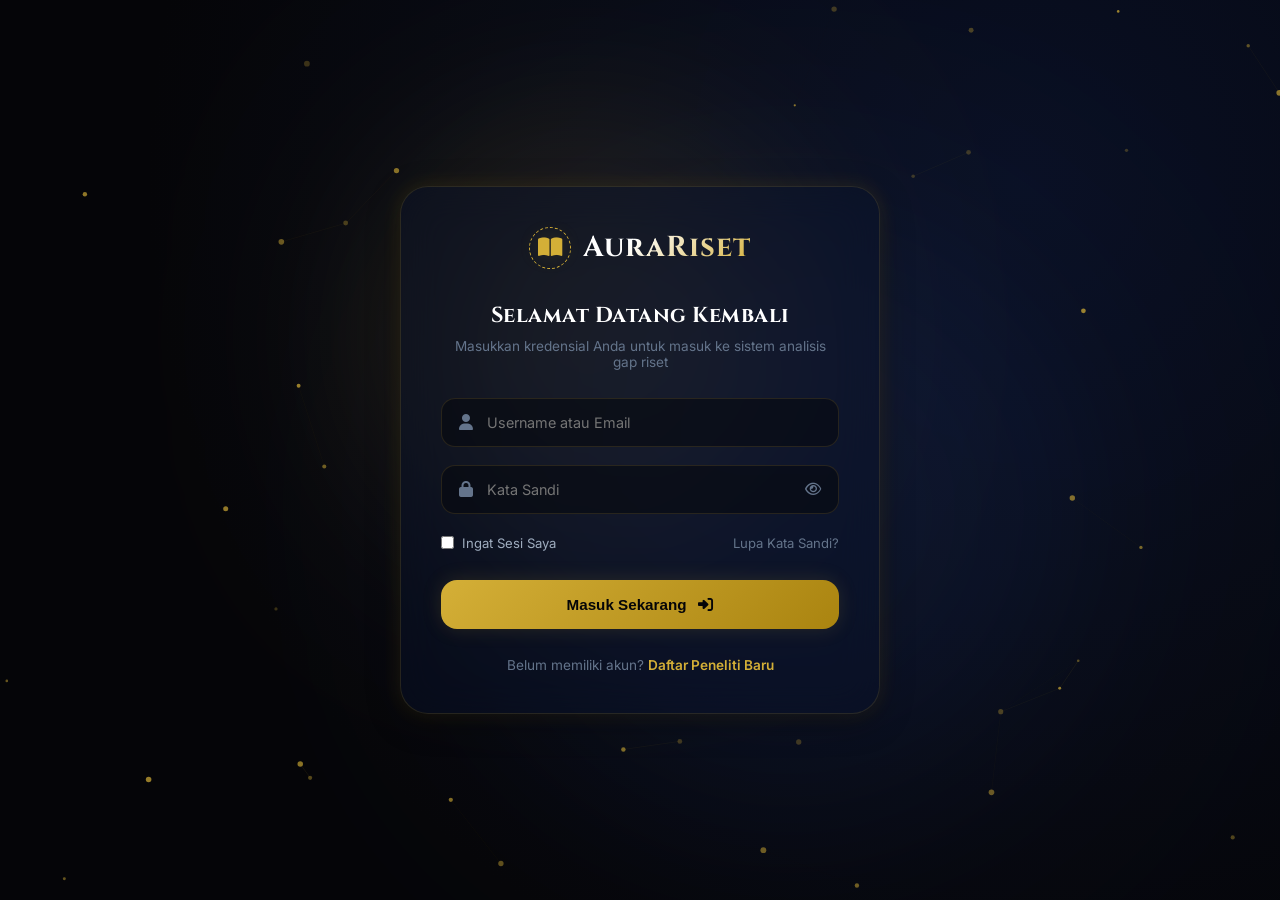
<file: login.html>
<!DOCTYPE html>
<html lang="id">
<head>
  <meta charset="UTF-8">
  <meta name="viewport" content="width=device-width, initial-scale=1.0">
  <title>AuraRiset — Secure Login</title>
  
  <link rel="stylesheet" href="https://cdnjs.cloudflare.com/ajax/libs/font-awesome/6.4.0/css/all.min.css">
  <link rel="stylesheet" href="assets/css/style.css">
</head>
<body>

  
  <div class="aurora-bg">
    <div class="aurora-orb orb-gold"></div>
    <div class="aurora-orb orb-navy"></div>
  </div>
  <canvas id="canvas-particles"></canvas>

  <div class="auth-container">
    <div class="auth-card">
      <a href="index.html" class="auth-logo">
        <div class="logo-icon-container">
          <div class="logo-halo"></div>
          <i class="fas fa-book-open logo-book"></i>
        </div>
        <span>AuraRiset</span>
      </a>

      <h2 class="auth-title">Selamat Datang Kembali</h2>
      <p class="auth-subtitle">Masukkan kredensial Anda untuk masuk ke sistem analisis gap riset</p>

      <form id="login-form" class="auth-form" action="dashboard.html" onsubmit="handleLoginSubmit(event)">
        <div class="form-group-relative">
          <input type="text" class="auth-input" placeholder="Username atau Email" id="login-username" required>
          <i class="fas fa-user input-icon"></i>
        </div>

        <div class="form-group-relative">
          <input type="password" class="auth-input" placeholder="Kata Sandi" id="login-password" required>
          <i class="fas fa-lock input-icon"></i>
          <i class="far fa-eye toggle-password" id="toggle-pwd-icon" onclick="togglePasswordVisibility()"></i>
        </div>

        <div class="auth-helpers">
          <label class="remember-me">
            <input type="checkbox" id="remember-check">
            Ingat Sesi Saya
          </label>
          <a href="#" class="forgot-link" onclick="handleForgotPassword(event)">Lupa Kata Sandi?</a>
        </div>

        <button type="submit" class="btn-cta" style="width: 100%; justify-content: center; padding: 1rem; margin-top: 0.75rem;">
          Masuk Sekarang
          <i class="fas fa-sign-in-alt"></i>
        </button>
      </form>

      <p class="auth-footer-text">
        Belum memiliki akun? <a href="register.html">Daftar Peneliti Baru</a>
      </p>
    </div>
  </div>

  <script type="module" src="assets/js/app.js"></script>
  <script>
    
    function togglePasswordVisibility() {
      const pwdInput = document.getElementById('login-password');
      const icon = document.getElementById('toggle-pwd-icon');
      if (pwdInput.type === 'password') {
        pwdInput.type = 'text';
        icon.className = 'far fa-eye-slash toggle-password';
      } else {
        pwdInput.type = 'password';
        icon.className = 'far fa-eye toggle-password';
      }
    }

    function handleLoginSubmit(event) {
      event.preventDefault();
      const user = document.getElementById('login-username').value.trim();
      const pass = document.getElementById('login-password').value;

      if (user === '' || pass === '') {
        showToast('Error', 'Input tidak boleh kosong!', 'error');
        return;
      }

      
      showToast('Sesi Berhasil', `Kredensial valid. Selamat datang ${user}!`, 'success');
      
      
      localStorage.setItem('aurariset_username', user);

      setTimeout(() => {
        window.location.href = 'dashboard.html';
      }, 1200);
    }

    function handleForgotPassword(event) {
      event.preventDefault();
      const user = document.getElementById('login-username').value.trim();
      if (!user) {
        showToast('Info', 'Masukkan username/email terlebih dahulu untuk reset password.', 'info');
      } else {
        showToast('Link Terkirim', `Tautan reset kata sandi telah dikirim ke: ${user}`, 'success');
      }
    }
  </script>
</body>
</html>
</file>
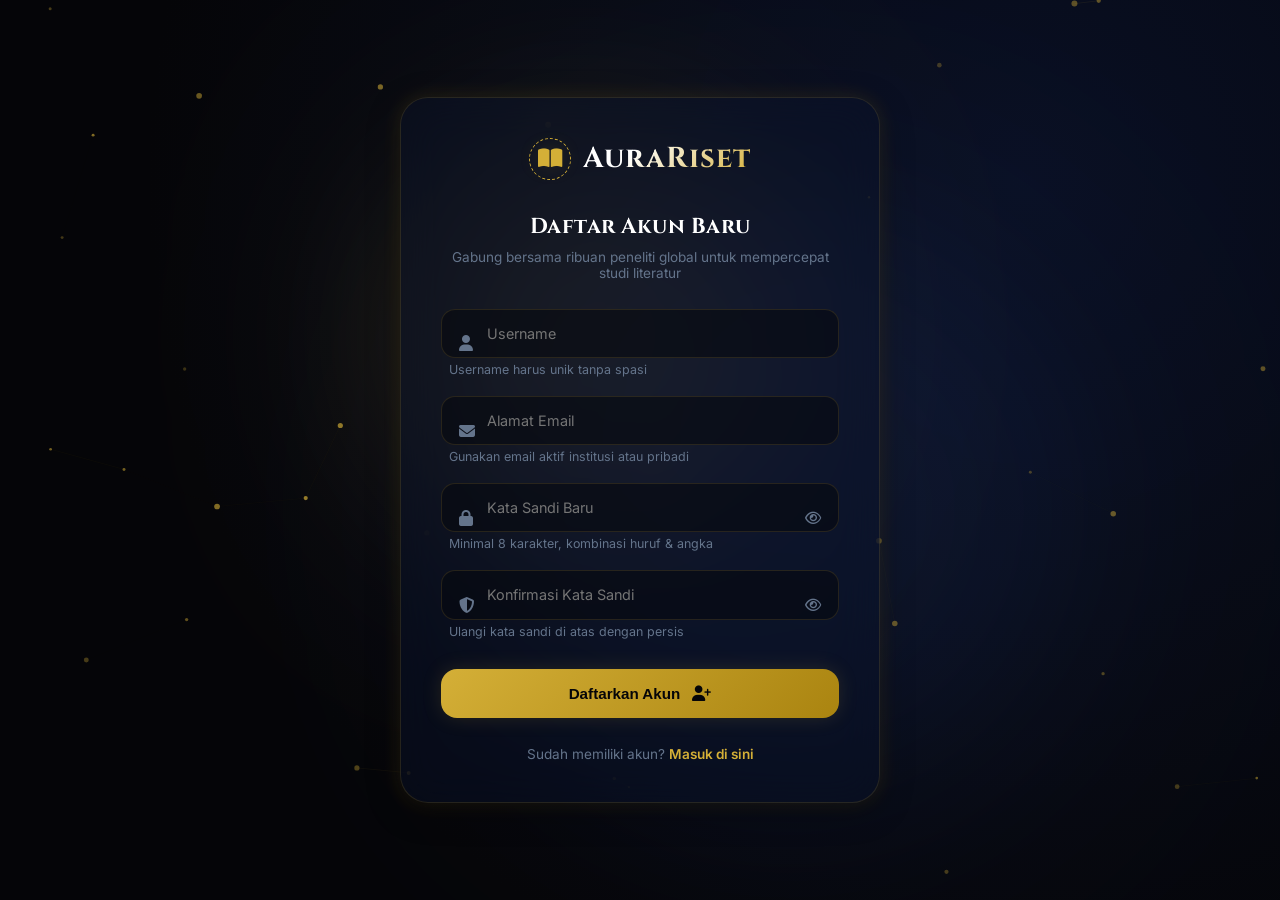
<file: register.html>
<!DOCTYPE html>
<html lang="id">
<head>
  <meta charset="UTF-8">
  <meta name="viewport" content="width=device-width, initial-scale=1.0">
  <title>AuraRiset — Registrasi Peneliti Baru</title>
  
  <link rel="stylesheet" href="https://cdnjs.cloudflare.com/ajax/libs/font-awesome/6.4.0/css/all.min.css">
  <link rel="stylesheet" href="assets/css/style.css">
</head>
<body>

  
  <div class="aurora-bg">
    <div class="aurora-orb orb-gold"></div>
    <div class="aurora-orb orb-navy"></div>
  </div>
  <canvas id="canvas-particles"></canvas>

  <div class="auth-container">
    <div class="auth-card">
      <a href="index.html" class="auth-logo">
        <div class="logo-icon-container">
          <div class="logo-halo"></div>
          <i class="fas fa-book-open logo-book"></i>
        </div>
        <span>AuraRiset</span>
      </a>

      <h2 class="auth-title">Daftar Akun Baru</h2>
      <p class="auth-subtitle">Gabung bersama ribuan peneliti global untuk mempercepat studi literatur</p>

      <form id="register-form" class="auth-form" onsubmit="handleRegisterSubmit(event)">
        
        
        <div class="form-group-relative">
          <input type="text" class="auth-input" placeholder="Username" id="reg-username" required oninput="validateUsername()">
          <i class="fas fa-user input-icon"></i>
          <div class="validation-hint" id="username-hint">Username harus unik tanpa spasi</div>
        </div>

        
        <div class="form-group-relative">
          <input type="email" class="auth-input" placeholder="Alamat Email" id="reg-email" required oninput="validateEmail()">
          <i class="fas fa-envelope input-icon"></i>
          <div class="validation-hint" id="email-hint">Gunakan email aktif institusi atau pribadi</div>
        </div>

        
        <div class="form-group-relative">
          <input type="password" class="auth-input" placeholder="Kata Sandi Baru" id="reg-password" required oninput="validatePassword()">
          <i class="fas fa-lock input-icon"></i>
          <i class="far fa-eye toggle-password" id="toggle-pwd-icon" onclick="togglePasswordVisibility('reg-password', 'toggle-pwd-icon')"></i>
          <div class="validation-hint" id="pwd-hint">Minimal 8 karakter, kombinasi huruf & angka</div>
        </div>

        
        <div class="form-group-relative">
          <input type="password" class="auth-input" placeholder="Konfirmasi Kata Sandi" id="reg-confirm" required oninput="validateConfirmPassword()">
          <i class="fas fa-shield-alt input-icon"></i>
          <i class="far fa-eye toggle-password" id="toggle-confirm-icon" onclick="togglePasswordVisibility('reg-confirm', 'toggle-confirm-icon')"></i>
          <div class="validation-hint" id="confirm-hint">Ulangi kata sandi di atas dengan persis</div>
        </div>

        <button type="submit" class="btn-cta" style="width: 100%; justify-content: center; padding: 1rem; margin-top: 0.75rem;">
          Daftarkan Akun
          <i class="fas fa-user-plus"></i>
        </button>
      </form>

      <p class="auth-footer-text">
        Sudah memiliki akun? <a href="login.html">Masuk di sini</a>
      </p>
    </div>
  </div>

  <script type="module" src="assets/js/app.js"></script>
  <script>
    
    let isUserValid = false;
    let isEmailValid = false;
    let isPwdValid = false;
    let isConfirmValid = false;

    function togglePasswordVisibility(inputId, iconId) {
      const pwdInput = document.getElementById(inputId);
      const icon = document.getElementById(iconId);
      if (pwdInput.type === 'password') {
        pwdInput.type = 'text';
        icon.className = 'far fa-eye-slash toggle-password';
      } else {
        pwdInput.type = 'password';
        icon.className = 'far fa-eye toggle-password';
      }
    }

    function validateUsername() {
      const input = document.getElementById('reg-username');
      const hint = document.getElementById('username-hint');
      const val = input.value.trim();

      if (val.length < 3) {
        input.className = "auth-input is-invalid";
        hint.textContent = "Username terlalu pendek (minimal 3 karakter).";
        hint.className = "validation-hint invalid";
        isUserValid = false;
      } else if (/\s/.test(val)) {
        input.className = "auth-input is-invalid";
        hint.textContent = "Username tidak boleh mengandung spasi.";
        hint.className = "validation-hint invalid";
        isUserValid = false;
      } else {
        input.className = "auth-input is-valid";
        hint.textContent = "Username valid dan dapat digunakan.";
        hint.className = "validation-hint valid";
        isUserValid = true;
      }
    }

    function validateEmail() {
      const input = document.getElementById('reg-email');
      const hint = document.getElementById('email-hint');
      const val = input.value.trim();
      const emailRegex = /^[^\s@]+@[^\s@]+\.[^\s@]+$/;

      if (!emailRegex.test(val)) {
        input.className = "auth-input is-invalid";
        hint.textContent = "Format alamat email tidak valid.";
        hint.className = "validation-hint invalid";
        isEmailValid = false;
      } else {
        input.className = "auth-input is-valid";
        hint.textContent = "Email valid.";
        hint.className = "validation-hint valid";
        isEmailValid = true;
      }
    }

    function validatePassword() {
      const input = document.getElementById('reg-password');
      const hint = document.getElementById('pwd-hint');
      const val = input.value;

      const hasLetter = /[a-zA-Z]/.test(val);
      const hasNumber = /[0-9]/.test(val);

      if (val.length < 8) {
        input.className = "auth-input is-invalid";
        hint.textContent = "Sandi terlalu pendek (minimal 8 karakter).";
        hint.className = "validation-hint invalid";
        isPwdValid = false;
      } else if (!hasLetter || !hasNumber) {
        input.className = "auth-input is-invalid";
        hint.textContent = "Sandi harus mengombinasikan huruf dan angka.";
        hint.className = "validation-hint invalid";
        isPwdValid = false;
      } else {
        input.className = "auth-input is-valid";
        hint.textContent = "Kata sandi kuat.";
        hint.className = "validation-hint valid";
        isPwdValid = true;
      }
      
      
      validateConfirmPassword();
    }

    function validateConfirmPassword() {
      const input = document.getElementById('reg-confirm');
      const pwd = document.getElementById('reg-password').value;
      const hint = document.getElementById('confirm-hint');
      const val = input.value;

      if (val === '') {
        input.className = "auth-input";
        hint.textContent = "Ulangi kata sandi di atas dengan persis";
        hint.className = "validation-hint";
        isConfirmValid = false;
      } else if (val !== pwd) {
        input.className = "auth-input is-invalid";
        hint.textContent = "Konfirmasi kata sandi tidak cocok.";
        hint.className = "validation-hint invalid";
        isConfirmValid = false;
      } else {
        input.className = "auth-input is-valid";
        hint.textContent = "Kata sandi cocok.";
        hint.className = "validation-hint valid";
        isConfirmValid = true;
      }
    }

    function handleRegisterSubmit(event) {
      event.preventDefault();

      
      validateUsername();
      validateEmail();
      validatePassword();
      validateConfirmPassword();

      if (!isUserValid || !isEmailValid || !isPwdValid || !isConfirmValid) {
        showToast('Error', 'Harap periksa form validasi Anda terlebih dahulu!', 'error');
        return;
      }

      const user = document.getElementById('reg-username').value.trim();

      
      showToast('Registrasi Berhasil', `Akun peneliti "${user}" berhasil didaftarkan!`, 'success');
      
      
      localStorage.setItem('aurariset_username', user);

      setTimeout(() => {
        window.location.href = 'dashboard.html';
      }, 1500);
    }
  </script>
</body>
</html>
</file>
<file: assets/css/style.css>
@import url('https://fonts.googleapis.com/css2?family=Cinzel:wght@500;700;800&family=Inter:wght@300;400;500;600;700&display=swap');


:root {
  --bg-dark: #050508;
  --bg-navy: #0b132b;
  --bg-sidebar: #07090f;
  --color-gold: #d4af37;
  --color-gold-light: #f3e5ab;
  --color-gold-dark: #aa8410;
  --color-text-white: #ffffff;
  --color-text-gray: #a0aec0;
  --color-text-muted: #64748b;
  --border-gold: rgba(212, 175, 55, 0.15);
  --border-gold-hover: rgba(212, 175, 55, 0.35);
  --border-glass: rgba(255, 255, 255, 0.05);
  --glass-bg: rgba(11, 19, 43, 0.45);
  --glass-bg-hover: rgba(11, 19, 43, 0.65);
  --shadow-gold: 0 0 20px rgba(212, 175, 55, 0.15);
  --shadow-gold-hover: 0 0 35px rgba(212, 175, 55, 0.3);
  --shadow-soft: 0 8px 32px 0 rgba(0, 0, 0, 0.37);
  --transition-fast: 0.2s ease;
  --transition-normal: 0.4s cubic-bezier(0.25, 0.8, 0.25, 1);
  --transition-slow: 0.8s cubic-bezier(0.25, 0.8, 0.25, 1);
}


html {
  scroll-behavior: smooth;
}

* {
  box-sizing: border-box;
  margin: 0;
  padding: 0;
}

body {
  font-family: 'Inter', sans-serif;
  background-color: var(--bg-dark);
  color: var(--color-text-white);
  min-height: 100vh;
  overflow-x: hidden;
  position: relative;
}


::-webkit-scrollbar {
  width: 8px;
  height: 8px;
}
::-webkit-scrollbar-track {
  background: var(--bg-dark);
}
::-webkit-scrollbar-thumb {
  background: rgba(212, 175, 55, 0.2);
  border-radius: 4px;
}
::-webkit-scrollbar-thumb:hover {
  background: rgba(212, 175, 55, 0.4);
}


.aurora-bg {
  position: fixed;
  top: 0;
  left: 0;
  width: 100%;
  height: 100%;
  z-index: -2;
  overflow: hidden;
  background: radial-gradient(circle at 80% 20%, rgba(11, 19, 43, 0.8) 0%, rgba(5, 5, 8, 1) 70%);
}

.aurora-orb {
  position: absolute;
  border-radius: 50%;
  filter: blur(100px);
  opacity: 0.15;
  mix-blend-mode: screen;
  pointer-events: none;
}

.orb-gold {
  background: var(--color-gold);
  width: 400px;
  height: 400px;
  top: 15%;
  left: 30%;
  animation: floatOrb 25s ease-in-out infinite alternate;
}

.orb-navy {
  background: #1e3a8a;
  width: 600px;
  height: 600px;
  bottom: 10%;
  right: 15%;
  animation: floatOrb 35s ease-in-out infinite alternate-reverse;
}

#canvas-particles {
  position: fixed;
  top: 0;
  left: 0;
  width: 100%;
  height: 100%;
  z-index: -1;
  pointer-events: none;
}


@keyframes floatOrb {
  0% { transform: translate(0, 0) scale(1); }
  100% { transform: translate(60px, 40px) scale(1.15); }
}

@keyframes pulseGold {
  0% {
    box-shadow: 0 0 0 0 rgba(212, 175, 55, 0.4);
  }
  70% {
    box-shadow: 0 0 0 10px rgba(212, 175, 55, 0);
  }
  100% {
    box-shadow: 0 0 0 0 rgba(212, 175, 55, 0);
  }
}

@keyframes floatText {
  0% { transform: translateY(0px); }
  50% { transform: translateY(-5px); }
  100% { transform: translateY(0px); }
}

@keyframes shine {
  100% {
    left: 125%;
  }
}

@keyframes slideUpFade {
  from {
    opacity: 0;
    transform: translateY(25px);
  }
  to {
    opacity: 1;
    transform: translateY(0);
  }
}

@keyframes drawPath {
  to {
    stroke-dashoffset: 0;
  }
}


.view-section {
  display: none;
  animation: slideUpFade var(--transition-normal);
}

.view-section.active {
  display: block;
}


.app-container {
  display: flex;
  min-height: 100vh;
  position: relative;
}


.sidebar {
  width: 280px;
  background-color: var(--bg-sidebar);
  border-right: 1px solid var(--border-gold);
  display: flex;
  flex-direction: column;
  padding: 2.5rem 1.5rem;
  height: 100vh;
  position: sticky;
  top: 0;
  z-index: 100;
  transition: var(--transition-normal);
}

.sidebar-logo {
  display: flex;
  align-items: center;
  gap: 0.75rem;
  margin-bottom: 3.5rem;
  text-decoration: none;
}

.logo-icon-container {
  position: relative;
  width: 42px;
  height: 42px;
  display: flex;
  align-items: center;
  justify-content: center;
}

.logo-halo {
  position: absolute;
  width: 100%;
  height: 100%;
  border-radius: 50%;
  border: 1px dashed var(--color-gold);
  animation: spin 10s linear infinite;
}

.logo-book {
  color: var(--color-gold);
  font-size: 1.35rem;
  text-shadow: var(--shadow-gold);
  z-index: 2;
}

.sidebar-logo span {
  font-family: 'Cinzel', serif;
  font-weight: 700;
  font-size: 1.4rem;
  color: var(--color-text-white);
  letter-spacing: 1px;
  background: linear-gradient(135deg, var(--color-text-white) 30%, var(--color-gold) 100%);
  -webkit-background-clip: text;
  -webkit-text-fill-color: transparent;
}

@keyframes spin {
  100% { transform: rotate(360deg); }
}

.sidebar-menu {
  list-style: none;
  display: flex;
  flex-direction: column;
  gap: 0.75rem;
  flex-grow: 1;
}

.sidebar-menu-item {
  width: 100%;
}

.sidebar-menu-btn {
  display: flex;
  align-items: center;
  gap: 1rem;
  padding: 0.85rem 1.25rem;
  color: var(--color-text-gray);
  text-decoration: none;
  font-size: 0.95rem;
  font-weight: 500;
  border-radius: 12px;
  border: 1px solid transparent;
  background: transparent;
  width: 100%;
  text-align: left;
  cursor: pointer;
  transition: var(--transition-normal);
}

.sidebar-menu-btn i {
  font-size: 1.1rem;
  width: 20px;
  text-align: center;
  transition: var(--transition-fast);
}

.sidebar-menu-btn:hover {
  color: var(--color-gold);
  background: rgba(212, 175, 55, 0.04);
  border-color: rgba(212, 175, 55, 0.08);
  transform: translateX(4px);
}

.sidebar-menu-btn.active {
  color: var(--color-gold);
  background: rgba(212, 175, 55, 0.08);
  border-color: var(--border-gold);
  box-shadow: inset 0 0 10px rgba(212, 175, 55, 0.05);
  font-weight: 600;
}

.sidebar-menu-btn.active i {
  color: var(--color-gold);
  filter: drop-shadow(0 0 4px rgba(212, 175, 55, 0.6));
}

.sidebar-footer {
  margin-top: auto;
}


.main-content {
  flex-grow: 1;
  padding: 2.5rem 3rem;
  overflow-y: auto;
  max-width: calc(100% - 280px);
}


.main-header {
  display: flex;
  justify-content: space-between;
  align-items: center;
  margin-bottom: 2.5rem;
}

.header-title-area h1 {
  font-family: 'Cinzel', serif;
  font-weight: 700;
  font-size: 2.2rem;
  letter-spacing: 0.5px;
  background: linear-gradient(135deg, var(--color-text-white) 40%, var(--color-gold-light) 100%);
  -webkit-background-clip: text;
  -webkit-text-fill-color: transparent;
  margin-bottom: 0.25rem;
}

.header-title-area p {
  color: var(--color-text-muted);
  font-size: 0.9rem;
}

.header-controls {
  display: flex;
  align-items: center;
  gap: 1.5rem;
}

.search-bar-container {
  position: relative;
  width: 320px;
}

.search-bar-container i {
  position: absolute;
  left: 1.1rem;
  top: 50%;
  transform: translateY(-50%);
  color: var(--color-text-muted);
  font-size: 0.95rem;
}

.search-input {
  width: 100%;
  padding: 0.75rem 1rem 0.75rem 2.8rem;
  background: rgba(11, 19, 43, 0.3);
  border: 1px solid var(--border-glass);
  border-radius: 12px;
  color: var(--color-text-white);
  font-family: 'Inter', sans-serif;
  font-size: 0.9rem;
  outline: none;
  transition: var(--transition-normal);
}

.search-input:focus {
  border-color: rgba(212, 175, 55, 0.5);
  background: rgba(11, 19, 43, 0.6);
  box-shadow: 0 0 15px rgba(212, 175, 55, 0.1);
}


.profile-dropdown {
  position: relative;
}

.profile-trigger {
  display: flex;
  align-items: center;
  gap: 0.75rem;
  background: var(--glass-bg);
  border: 1px solid var(--border-gold);
  padding: 0.5rem 0.9rem;
  border-radius: 30px;
  cursor: pointer;
  transition: var(--transition-normal);
}

.profile-trigger:hover {
  background: var(--glass-bg-hover);
  border-color: var(--color-gold);
  box-shadow: var(--shadow-gold);
}

.profile-avatar {
  width: 32px;
  height: 32px;
  border-radius: 50%;
  background: linear-gradient(135deg, var(--color-gold-dark) 0%, var(--color-gold) 100%);
  color: var(--bg-dark);
  font-weight: 700;
  font-size: 0.9rem;
  display: flex;
  align-items: center;
  justify-content: center;
}

.profile-name {
  font-size: 0.9rem;
  font-weight: 600;
}

.profile-trigger i {
  font-size: 0.8rem;
  color: var(--color-gold);
  transition: var(--transition-fast);
}

.profile-trigger:hover i {
  transform: translateY(2px);
}

.dropdown-menu {
  position: absolute;
  top: calc(100% + 0.75rem);
  right: 0;
  width: 220px;
  background: #090c15;
  border: 1px solid var(--border-gold);
  border-radius: 16px;
  padding: 0.75rem;
  box-shadow: var(--shadow-soft), var(--shadow-gold);
  opacity: 0;
  transform: translateY(10px);
  pointer-events: none;
  z-index: 150;
  transition: var(--transition-normal);
}

.profile-dropdown.open .dropdown-menu {
  opacity: 1;
  transform: translateY(0);
  pointer-events: auto;
}

.dropdown-header {
  padding: 0.5rem 0.75rem 0.75rem;
  border-bottom: 1px solid rgba(255, 255, 255, 0.05);
  margin-bottom: 0.5rem;
}

.dropdown-header-name {
  font-weight: 600;
  font-size: 0.95rem;
}

.dropdown-header-email {
  font-size: 0.8rem;
  color: var(--color-text-muted);
}

.dropdown-link {
  display: flex;
  align-items: center;
  gap: 0.75rem;
  padding: 0.65rem 0.75rem;
  color: var(--color-text-gray);
  text-decoration: none;
  font-size: 0.88rem;
  border-radius: 8px;
  transition: var(--transition-fast);
}

.dropdown-link:hover {
  color: var(--color-gold);
  background: rgba(212, 175, 55, 0.08);
}

.dropdown-link i {
  width: 16px;
  text-align: center;
}


.stats-container {
  display: grid;
  grid-template-columns: repeat(3, 1fr);
  gap: 1.75rem;
  margin-bottom: 2.5rem;
}

.stat-card {
  background: var(--glass-bg);
  backdrop-filter: blur(16px);
  -webkit-backdrop-filter: blur(16px);
  border: 1px solid var(--border-gold);
  border-radius: 20px;
  padding: 1.5rem 1.75rem;
  position: relative;
  overflow: hidden;
  transition: var(--transition-normal);
}

.stat-card:hover {
  transform: translateY(-5px);
  border-color: var(--color-gold);
  box-shadow: var(--shadow-gold);
}

.stat-card::before {
  content: '';
  position: absolute;
  top: 0;
  left: 0;
  width: 4px;
  height: 100%;
  background: var(--color-gold);
  opacity: 0.5;
  transition: var(--transition-normal);
}

.stat-card:hover::before {
  opacity: 1;
  height: 100%;
}

.stat-header {
  display: flex;
  justify-content: space-between;
  align-items: center;
  margin-bottom: 1rem;
}

.stat-title {
  font-size: 0.88rem;
  font-weight: 500;
  color: var(--color-text-gray);
  text-transform: uppercase;
  letter-spacing: 0.5px;
}

.stat-icon {
  font-size: 1.25rem;
  color: var(--color-gold);
  background: rgba(212, 175, 55, 0.1);
  width: 38px;
  height: 38px;
  border-radius: 10px;
  display: flex;
  align-items: center;
  justify-content: center;
  transition: var(--transition-normal);
}

.stat-card:hover .stat-icon {
  background: var(--color-gold);
  color: var(--bg-dark);
  box-shadow: var(--shadow-gold);
}

.stat-value {
  font-size: 2rem;
  font-weight: 700;
  margin-bottom: 0.5rem;
  font-family: 'Inter', sans-serif;
  letter-spacing: -0.5px;
}


.stat-chart-container {
  height: 45px;
  margin-top: 1rem;
}

.sparkline-svg {
  width: 100%;
  height: 100%;
}

.sparkline-path {
  fill: none;
  stroke: var(--color-gold);
  stroke-width: 2;
  stroke-dasharray: 200;
  stroke-dashoffset: 200;
  animation: drawPath 2s ease-out forwards;
}

.sparkline-path-blue {
  stroke: #4facfe;
}

.sparkline-glow {
  fill: none;
  stroke: var(--color-gold);
  stroke-width: 6;
  opacity: 0.2;
  stroke-dasharray: 200;
  stroke-dashoffset: 200;
  animation: drawPath 2s ease-out forwards;
}

.paper-stack-visual {
  display: flex;
  align-items: center;
  gap: 6px;
  height: 30px;
  margin-top: 1rem;
}

.paper-layer {
  flex-grow: 1;
  height: 8px;
  background: linear-gradient(90deg, rgba(212, 175, 55, 0.15) 0%, rgba(212, 175, 55, 0.4) 100%);
  border-radius: 4px;
  transform: skewX(-20deg);
  box-shadow: 0 2px 4px rgba(0,0,0,0.2);
  transition: var(--transition-normal);
}

.stat-card:hover .paper-layer {
  background: linear-gradient(90deg, rgba(212, 175, 55, 0.3) 0%, var(--color-gold) 100%);
}

.paper-layer:nth-child(2) {
  transform: skewX(-20deg) translateY(-4px);
  opacity: 0.8;
}

.paper-layer:nth-child(3) {
  transform: skewX(-20deg) translateY(-8px);
  opacity: 0.6;
}


.middle-grid {
  display: grid;
  grid-template-columns: 1.3fr 1fr;
  gap: 1.75rem;
  margin-bottom: 2.5rem;
}


.premium-card {
  background: var(--glass-bg);
  backdrop-filter: blur(16px);
  -webkit-backdrop-filter: blur(16px);
  border: 1px solid var(--border-gold);
  border-radius: 24px;
  padding: 2rem;
  position: relative;
  box-shadow: var(--shadow-soft);
  transition: var(--transition-normal);
}

.premium-card:hover {
  border-color: var(--border-gold-hover);
}

.card-title-container {
  display: flex;
  justify-content: space-between;
  align-items: center;
  margin-bottom: 1.5rem;
}

.card-title {
  font-family: 'Cinzel', serif;
  font-weight: 700;
  font-size: 1.15rem;
  letter-spacing: 0.5px;
  color: var(--color-text-white);
  display: flex;
  align-items: center;
  gap: 0.75rem;
}

.card-title i {
  color: var(--color-gold);
  font-size: 1.1rem;
}

.card-desc {
  font-size: 0.9rem;
  color: var(--color-text-muted);
  margin-bottom: 1.5rem;
  line-height: 1.5;
}


.search-action-container {
  display: flex;
  gap: 1rem;
  margin-bottom: 1.5rem;
}

.topic-input-wrapper {
  position: relative;
  flex-grow: 1;
}

.topic-input-wrapper i {
  position: absolute;
  left: 1.25rem;
  top: 50%;
  transform: translateY(-50%);
  color: var(--color-gold);
  font-size: 1.1rem;
}

.topic-input {
  width: 100%;
  padding: 1.05rem 1.25rem 1.05rem 3.25rem;
  background: rgba(7, 9, 15, 0.6);
  border: 1px solid var(--border-gold);
  border-radius: 16px;
  color: var(--color-text-white);
  font-family: 'Inter', sans-serif;
  font-size: 0.95rem;
  outline: none;
  transition: var(--transition-normal);
}

.topic-input:focus {
  border-color: var(--color-gold);
  box-shadow: 0 0 25px rgba(212, 175, 55, 0.15);
  background: rgba(7, 9, 15, 0.85);
}


.btn-cta {
  background: linear-gradient(135deg, var(--color-gold) 0%, var(--color-gold-dark) 100%);
  color: var(--bg-dark);
  border: none;
  padding: 0 2rem;
  font-size: 0.95rem;
  font-weight: 700;
  border-radius: 16px;
  cursor: pointer;
  display: flex;
  align-items: center;
  gap: 0.75rem;
  box-shadow: var(--shadow-gold);
  position: relative;
  overflow: hidden;
  transition: var(--transition-normal);
  animation: pulseGold 2.5s infinite;
}

.btn-cta::after {
  content: '';
  position: absolute;
  top: 0;
  left: -50%;
  width: 30%;
  height: 100%;
  background: linear-gradient(
    to right,
    rgba(255, 255, 255, 0) 0%,
    rgba(255, 255, 255, 0.45) 50%,
    rgba(255, 255, 255, 0) 100%
  );
  transform: skewX(-25deg);
  transition: 0.75s;
}

.btn-cta:hover::after {
  animation: shine 0.85s ease-out;
}

.btn-cta:hover {
  transform: translateY(-2px);
  box-shadow: var(--shadow-gold-hover);
  filter: brightness(1.1);
}

.btn-cta:active {
  transform: translateY(1px);
}


.drag-drop-zone {
  border: 2px dashed rgba(212, 175, 55, 0.3);
  border-radius: 16px;
  padding: 2.2rem 1.5rem;
  text-align: center;
  cursor: pointer;
  background: rgba(212, 175, 55, 0.02);
  transition: var(--transition-normal);
  position: relative;
}

.drag-drop-zone:hover, .drag-drop-zone.dragover {
  border-color: var(--color-gold);
  background: rgba(212, 175, 55, 0.05);
  box-shadow: inset 0 0 20px rgba(212, 175, 55, 0.05);
}

.upload-icon {
  font-size: 2.2rem;
  color: var(--color-gold);
  margin-bottom: 0.75rem;
  transition: var(--transition-normal);
}

.drag-drop-zone:hover .upload-icon {
  transform: translateY(-4px);
}

.upload-title {
  font-weight: 600;
  font-size: 0.95rem;
  margin-bottom: 0.25rem;
}

.upload-subtitle {
  font-size: 0.8rem;
  color: var(--color-text-muted);
}

.file-input {
  display: none;
}


.upload-progress-container {
  display: none;
  margin-top: 1rem;
  background: rgba(255,255,255,0.03);
  border: 1px solid var(--border-glass);
  border-radius: 12px;
  padding: 0.75rem 1rem;
  text-align: left;
}

.progress-header {
  display: flex;
  justify-content: space-between;
  align-items: center;
  font-size: 0.8rem;
  margin-bottom: 0.4rem;
}

.progress-file-name {
  font-weight: 500;
  white-space: nowrap;
  overflow: hidden;
  text-overflow: ellipsis;
  max-width: 70%;
}

.progress-percent {
  color: var(--color-gold);
}

.progress-bar-bg {
  width: 100%;
  height: 6px;
  background: rgba(255,255,255,0.05);
  border-radius: 3px;
  overflow: hidden;
}

.progress-bar-fill {
  width: 0%;
  height: 100%;
  background: linear-gradient(90deg, #4facfe 0%, var(--color-gold) 100%);
  transition: width 0.1s linear;
}


.table-container {
  overflow-x: auto;
}

.recent-table {
  width: 100%;
  border-collapse: collapse;
  text-align: left;
}

.recent-table th {
  padding: 0.75rem 1rem;
  font-size: 0.8rem;
  font-weight: 600;
  text-transform: uppercase;
  color: var(--color-text-muted);
  border-bottom: 1px solid rgba(255, 255, 255, 0.05);
  letter-spacing: 0.5px;
}

.recent-table td {
  padding: 1rem;
  font-size: 0.88rem;
  border-bottom: 1px solid rgba(255, 255, 255, 0.03);
  transition: var(--transition-fast);
}

.recent-table tbody tr {
  transition: var(--transition-fast);
  cursor: pointer;
}

.recent-table tbody tr:hover td {
  background: rgba(212, 175, 55, 0.02);
  color: var(--color-gold);
}

.research-title-cell {
  font-weight: 500;
  max-width: 160px;
  overflow: hidden;
  text-overflow: ellipsis;
  white-space: nowrap;
}

.date-cell {
  color: var(--color-text-muted);
  font-size: 0.8rem;
}


.status-pill-container {
  display: flex;
  align-items: center;
  gap: 0.5rem;
}

.table-progress-bar {
  width: 60px;
  height: 4px;
  background: rgba(255,255,255,0.05);
  border-radius: 2px;
  overflow: hidden;
  display: inline-block;
}

.table-progress-fill {
  height: 100%;
  background: linear-gradient(90deg, #4facfe 0%, var(--color-gold) 100%);
  border-radius: 2px;
}

.status-label {
  font-size: 0.78rem;
  font-weight: 600;
  text-transform: uppercase;
  letter-spacing: 0.5px;
}

.status-complete {
  color: var(--color-gold);
  text-shadow: 0 0 10px rgba(212, 175, 55, 0.2);
}

.status-running {
  color: #4facfe;
  animation: pulseOpacity 1.5s infinite;
}

@keyframes pulseOpacity {
  0%, 100% { opacity: 0.6; }
  50% { opacity: 1; }
}


.bottom-table-container {
  margin-top: 1rem;
}

.comparison-table {
  width: 100%;
  border-collapse: collapse;
  text-align: left;
}

.comparison-table th {
  padding: 1rem 1.25rem;
  font-size: 0.8rem;
  font-weight: 600;
  text-transform: uppercase;
  color: var(--color-text-muted);
  border-bottom: 1px solid rgba(255, 255, 255, 0.05);
  letter-spacing: 0.5px;
}

.comparison-table td {
  padding: 1.25rem;
  font-size: 0.9rem;
  border-bottom: 1px solid rgba(255, 255, 255, 0.03);
  line-height: 1.45;
  vertical-align: top;
}

.comparison-table tbody tr {
  transition: var(--transition-fast);
}

.comparison-table tbody tr:hover td {
  background: rgba(11, 19, 43, 0.2);
}

.year-cell {
  font-weight: 700;
  color: var(--color-gold);
  width: 80px;
}

.method-cell {
  font-weight: 500;
  color: var(--color-text-white);
  width: 180px;
}

.gap-cell {
  color: var(--color-text-gray);
  width: 250px;
}

.ai-summary-cell {
  font-size: 0.85rem;
  color: var(--color-text-gray);
  border-left: 2px solid rgba(212, 175, 55, 0.2);
  padding-left: 1rem !important;
  font-style: italic;
  position: relative;
}

.ai-summary-cell::before {
  content: '“';
  font-family: 'Cinzel', serif;
  font-size: 2.2rem;
  color: rgba(212, 175, 55, 0.1);
  position: absolute;
  top: -0.5rem;
  left: 0.2rem;
}


.stagger-row.stagger-init {
  opacity: 0;
  transform: translateY(10px);
  transition: transform 0.4s ease, opacity 0.4s ease;
}

.stagger-row.stagger-init.visible {
  opacity: 1;
  transform: translateY(0);
}


.analysis-overlay {
  position: fixed;
  top: 0;
  left: 0;
  width: 100%;
  height: 100%;
  background: rgba(5, 5, 8, 0.85);
  backdrop-filter: blur(12px);
  -webkit-backdrop-filter: blur(12px);
  display: flex;
  align-items: center;
  justify-content: center;
  z-index: 1000;
  opacity: 0;
  pointer-events: none;
  transition: opacity 0.5s ease;
}

.analysis-overlay.open {
  opacity: 1;
  pointer-events: auto;
}

.analyzer-card {
  width: 600px;
  background: #080c16;
  border: 1px solid var(--color-gold);
  border-radius: 28px;
  padding: 3rem;
  text-align: center;
  box-shadow: 0 0 50px rgba(212, 175, 55, 0.25);
  transform: scale(0.9);
  transition: transform 0.5s cubic-bezier(0.175, 0.885, 0.32, 1.275);
}

.analysis-overlay.open .analyzer-card {
  transform: scale(1);
}

.scanner-container {
  width: 120px;
  height: 120px;
  margin: 0 auto 2rem;
  position: relative;
  display: flex;
  align-items: center;
  justify-content: center;
}

.scan-ring {
  position: absolute;
  width: 100%;
  height: 100%;
  border-radius: 50%;
  border: 2px solid transparent;
  border-top-color: var(--color-gold);
  border-bottom-color: var(--color-gold);
  animation: spin 2s linear infinite;
}

.scan-pulse {
  position: absolute;
  width: 80%;
  height: 80%;
  border-radius: 50%;
  background: radial-gradient(circle, rgba(212, 175, 55, 0.15) 0%, rgba(212, 175, 55, 0) 70%);
  animation: scannerPulse 1.5s ease-in-out infinite alternate;
}

.scan-icon {
  font-size: 2.5rem;
  color: var(--color-gold);
  z-index: 2;
  animation: floatText 3s ease-in-out infinite;
}

@keyframes scannerPulse {
  0% { transform: scale(0.9); opacity: 0.5; }
  100% { transform: scale(1.15); opacity: 1; }
}

.analysis-status-title {
  font-family: 'Cinzel', serif;
  font-size: 1.5rem;
  margin-bottom: 0.5rem;
  color: var(--color-text-white);
  letter-spacing: 0.5px;
}

.analysis-step-desc {
  font-size: 0.95rem;
  color: var(--color-text-gray);
  margin-bottom: 2rem;
  height: 24px;
}

.scanner-progress-bar {
  width: 100%;
  height: 4px;
  background: rgba(255,255,255,0.05);
  border-radius: 2px;
  overflow: hidden;
  margin-bottom: 1.5rem;
}

.scanner-progress-fill {
  width: 0%;
  height: 100%;
  background: var(--color-gold);
  transition: width 0.3s ease;
  box-shadow: 0 0 10px var(--color-gold);
}

.status-log-console {
  background: rgba(0, 0, 0, 0.4);
  border: 1px solid rgba(255, 255, 255, 0.05);
  border-radius: 12px;
  padding: 1rem;
  text-align: left;
  font-family: monospace;
  font-size: 0.8rem;
  color: var(--color-text-muted);
  height: 100px;
  overflow-y: auto;
}

.console-line {
  margin-bottom: 0.4rem;
  opacity: 0;
  transform: translateX(-5px);
  animation: slideInLeft 0.3s forwards;
}

.console-line.success {
  color: var(--color-gold);
}

.console-line.info {
  color: #4facfe;
}

@keyframes slideInLeft {
  to { opacity: 1; transform: translateX(0); }
}




.section-full-width {
  display: flex;
  flex-direction: column;
  gap: 2rem;
}

.config-container {
  display: grid;
  grid-template-columns: 1fr 1fr;
  gap: 1.5rem;
  margin-top: 1rem;
}

.input-group {
  display: flex;
  flex-direction: column;
  gap: 0.5rem;
}

.input-label {
  font-size: 0.85rem;
  font-weight: 600;
  color: var(--color-text-gray);
  text-transform: uppercase;
  letter-spacing: 0.5px;
}

.select-custom {
  padding: 0.85rem 1.25rem;
  background: rgba(7, 9, 15, 0.6);
  border: 1px solid var(--border-gold);
  border-radius: 12px;
  color: var(--color-text-white);
  outline: none;
  font-family: 'Inter', sans-serif;
  font-size: 0.9rem;
  cursor: pointer;
  transition: var(--transition-normal);
}

.select-custom:focus {
  border-color: var(--color-gold);
  box-shadow: 0 0 15px rgba(212, 175, 55, 0.1);
}

.select-custom option {
  background: #090c15;
  color: var(--color-text-white);
}


.form-input {
  padding: 0.85rem 1.25rem;
  background: rgba(7, 9, 15, 0.6);
  border: 1px solid var(--border-gold);
  border-radius: 12px;
  color: var(--color-text-white);
  outline: none;
  font-family: 'Inter', sans-serif;
  font-size: 0.9rem;
  transition: var(--transition-normal);
}

.form-input:focus {
  border-color: var(--color-gold);
  box-shadow: 0 0 15px rgba(212, 175, 55, 0.15);
}


.history-filter-bar {
  display: flex;
  justify-content: space-between;
  align-items: center;
  margin-bottom: 1.5rem;
  background: rgba(11, 19, 43, 0.2);
  padding: 1rem 1.5rem;
  border-radius: 16px;
  border: 1px solid var(--border-glass);
}

.history-filters {
  display: flex;
  gap: 0.75rem;
}

.filter-btn {
  background: transparent;
  border: 1px solid rgba(255, 255, 255, 0.1);
  color: var(--color-text-gray);
  padding: 0.5rem 1rem;
  border-radius: 20px;
  cursor: pointer;
  font-size: 0.85rem;
  transition: var(--transition-fast);
}

.filter-btn:hover, .filter-btn.active {
  border-color: var(--color-gold);
  color: var(--color-gold);
  background: rgba(212, 175, 55, 0.05);
}

.history-card-grid {
  display: grid;
  grid-template-columns: 1fr;
  gap: 1.25rem;
}

.history-item-card {
  background: var(--glass-bg);
  border: 1px solid var(--border-gold);
  border-radius: 20px;
  padding: 1.5rem;
  display: flex;
  justify-content: space-between;
  align-items: center;
  transition: var(--transition-normal);
}

.history-item-card:hover {
  transform: translateX(4px);
  border-color: var(--color-gold-hover);
  box-shadow: var(--shadow-gold);
}

.h-card-left {
  display: flex;
  align-items: center;
  gap: 1.25rem;
  flex-grow: 1;
}

.h-card-icon {
  font-size: 1.5rem;
  color: var(--color-gold);
  background: rgba(212, 175, 55, 0.08);
  width: 50px;
  height: 50px;
  border-radius: 14px;
  display: flex;
  align-items: center;
  justify-content: center;
}

.h-card-info h3 {
  font-size: 1.05rem;
  font-weight: 600;
  margin-bottom: 0.35rem;
}

.h-card-meta {
  display: flex;
  gap: 1.5rem;
  font-size: 0.8rem;
  color: var(--color-text-muted);
}

.h-card-meta span {
  display: flex;
  align-items: center;
  gap: 0.35rem;
}

.h-card-actions {
  display: flex;
  align-items: center;
  gap: 0.75rem;
}

.btn-icon {
  background: rgba(255, 255, 255, 0.03);
  border: 1px solid rgba(255, 255, 255, 0.08);
  color: var(--color-text-gray);
  width: 38px;
  height: 38px;
  border-radius: 10px;
  display: flex;
  align-items: center;
  justify-content: center;
  cursor: pointer;
  font-size: 0.9rem;
  transition: var(--transition-fast);
}

.btn-icon:hover {
  background: rgba(212, 175, 55, 0.1);
  border-color: var(--color-gold);
  color: var(--color-gold);
}

.btn-icon.delete:hover {
  background: rgba(239, 68, 68, 0.1);
  border-color: #ef4444;
  color: #ef4444;
}


.settings-grid {
  display: grid;
  grid-template-columns: 1fr 1.8fr;
  gap: 2rem;
}

.settings-profile-card {
  background: var(--glass-bg);
  border: 1px solid var(--border-gold);
  border-radius: 24px;
  padding: 2.5rem 1.5rem;
  text-align: center;
  display: flex;
  flex-direction: column;
  align-items: center;
  justify-content: center;
}

.settings-avatar-container {
  position: relative;
  margin-bottom: 1.5rem;
}

.settings-avatar-big {
  width: 100px;
  height: 100px;
  border-radius: 50%;
  background: linear-gradient(135deg, var(--color-gold-dark) 0%, var(--color-gold) 100%);
  display: flex;
  align-items: center;
  justify-content: center;
  font-size: 2.2rem;
  font-weight: 700;
  color: var(--bg-dark);
  box-shadow: var(--shadow-gold-hover);
}

.btn-avatar-edit {
  position: absolute;
  bottom: 0;
  right: 0;
  background: var(--bg-dark);
  border: 1px solid var(--color-gold);
  color: var(--color-gold);
  width: 32px;
  height: 32px;
  border-radius: 50%;
  display: flex;
  align-items: center;
  justify-content: center;
  cursor: pointer;
  font-size: 0.8rem;
  transition: var(--transition-fast);
}

.btn-avatar-edit:hover {
  background: var(--color-gold);
  color: var(--bg-dark);
}

.settings-profile-info h3 {
  font-size: 1.25rem;
  font-weight: 600;
  margin-bottom: 0.25rem;
}

.settings-profile-info p {
  color: var(--color-text-muted);
  font-size: 0.85rem;
  margin-bottom: 1rem;
}

.profile-role-badge {
  background: rgba(212, 175, 55, 0.08);
  border: 1px solid var(--border-gold);
  color: var(--color-gold);
  padding: 0.35rem 0.85rem;
  border-radius: 20px;
  font-size: 0.78rem;
  font-weight: 600;
  text-transform: uppercase;
  letter-spacing: 0.5px;
  display: inline-block;
}

.settings-form-card {
  display: flex;
  flex-direction: column;
  gap: 1.5rem;
}

.form-actions {
  display: flex;
  justify-content: flex-end;
  gap: 1rem;
  margin-top: 1rem;
}

.btn-secondary {
  background: rgba(255, 255, 255, 0.03);
  border: 1px solid rgba(255, 255, 255, 0.08);
  color: var(--color-text-gray);
  padding: 0.85rem 1.75rem;
  border-radius: 12px;
  font-size: 0.9rem;
  font-weight: 600;
  cursor: pointer;
  transition: var(--transition-fast);
}

.btn-secondary:hover {
  background: rgba(255, 255, 255, 0.06);
  border-color: rgba(255, 255, 255, 0.15);
  color: var(--color-text-white);
}


.landing-navbar {
  display: flex;
  justify-content: space-between;
  align-items: center;
  padding: 1.5rem 4rem;
  background: rgba(5, 5, 8, 0.7);
  backdrop-filter: blur(20px);
  -webkit-backdrop-filter: blur(20px);
  border-bottom: 1px solid rgba(212, 175, 55, 0.1);
  position: sticky;
  top: 0;
  z-index: 1000;
  transition: var(--transition-normal);
}

.landing-nav-links {
  display: flex;
  align-items: center;
  gap: 2.25rem;
}

.landing-nav-link {
  color: var(--color-text-gray);
  text-decoration: none;
  font-size: 0.95rem;
  font-weight: 500;
  transition: var(--transition-fast);
}

.landing-nav-link:hover {
  color: var(--color-gold);
}

.btn-nav-login {
  padding: 0.6rem 1.25rem;
  font-size: 0.88rem;
  border-radius: 20px;
  animation: none;
  text-decoration: none;
}

.landing-hero {
  display: grid;
  grid-template-columns: 1.2fr 1fr;
  gap: 3.5rem;
  padding: 6rem 4rem;
  align-items: center;
  min-height: calc(85vh - 80px);
}

.hero-text-container {
  display: flex;
  flex-direction: column;
  align-items: flex-start;
  text-align: left;
}

.hero-badge {
  background: rgba(212, 175, 55, 0.08);
  border: 1px solid var(--border-gold);
  color: var(--color-gold);
  padding: 0.45rem 1rem;
  border-radius: 30px;
  font-size: 0.8rem;
  font-weight: 600;
  letter-spacing: 0.5px;
  text-transform: uppercase;
  margin-bottom: 1.5rem;
  display: inline-flex;
  align-items: center;
  gap: 0.5rem;
}

.hero-title {
  font-family: 'Cinzel', serif;
  font-weight: 800;
  font-size: 3.4rem;
  line-height: 1.15;
  margin-bottom: 1.25rem;
  background: linear-gradient(135deg, var(--color-text-white) 30%, var(--color-gold-light) 100%);
  -webkit-background-clip: text;
  -webkit-text-fill-color: transparent;
  text-shadow: 0 4px 20px rgba(0,0,0,0.5);
}

.hero-description {
  font-size: 1.05rem;
  color: var(--color-text-gray);
  line-height: 1.65;
  margin-bottom: 2.5rem;
  max-width: 580px;
}

.hero-actions {
  display: flex;
  gap: 1.5rem;
  align-items: center;
}

.btn-hero-start {
  padding: 1rem 2rem;
  font-size: 1rem;
  border-radius: 14px;
}

.btn-hero-learn {
  padding: 1rem 1.75rem;
  font-size: 0.95rem;
  border-radius: 14px;
}


.hero-mockup-container {
  perspective: 1000px;
}

.mockup-card {
  background: rgba(11, 19, 43, 0.35);
  backdrop-filter: blur(16px);
  -webkit-backdrop-filter: blur(16px);
  border: 1px solid var(--border-gold);
  border-radius: 20px;
  box-shadow: 0 20px 50px rgba(0, 0, 0, 0.5), var(--shadow-gold);
  overflow: hidden;
  transform: rotateY(-8deg) rotateX(5deg);
  transition: var(--transition-slow);
}

.mockup-card:hover {
  transform: rotateY(0deg) rotateX(0deg) scale(1.02);
  border-color: var(--color-gold);
}

.mockup-header {
  background: rgba(7, 9, 15, 0.8);
  border-bottom: 1px solid rgba(255,255,255,0.05);
  padding: 0.75rem 1.25rem;
  display: flex;
  align-items: center;
  gap: 1.5rem;
}

.mockup-dots {
  display: flex;
  gap: 6px;
}

.mockup-dots span {
  width: 10px;
  height: 10px;
  border-radius: 50%;
  background: #ff5f56;
}

.mockup-dots span:nth-child(2) { background: #ffbd2e; }
.mockup-dots span:nth-child(3) { background: #27c93f; }

.mockup-title {
  font-size: 0.8rem;
  color: var(--color-text-muted);
  font-family: monospace;
}

.mockup-body {
  padding: 1.75rem;
  display: flex;
  flex-direction: column;
  gap: 1.25rem;
}

.mockup-stat-card {
  background: rgba(255,255,255,0.02);
  border: 1px solid rgba(255,255,255,0.05);
  border-radius: 12px;
  padding: 1rem;
}

.m-stat-title {
  font-size: 0.75rem;
  color: var(--color-text-muted);
  text-transform: uppercase;
}

.m-stat-row {
  display: flex;
  justify-content: space-between;
  align-items: baseline;
  margin-top: 0.25rem;
}

.m-stat-num {
  font-size: 1.6rem;
  font-weight: 700;
  color: var(--color-gold);
}

.m-stat-trend {
  font-size: 0.75rem;
  color: #27c93f;
  font-weight: 600;
}

.mockup-item {
  display: flex;
  justify-content: space-between;
  align-items: center;
  background: rgba(212,175,55,0.04);
  border: 1px solid rgba(212,175,55,0.1);
  border-radius: 12px;
  padding: 0.85rem 1rem;
}

.m-item-left {
  display: flex;
  align-items: center;
  gap: 0.75rem;
}

.m-item-avatar {
  width: 32px;
  height: 32px;
  border-radius: 8px;
  background: rgba(212,175,55,0.1);
  display: flex;
  align-items: center;
  justify-content: center;
}

.m-item-text {
  text-align: left;
}

.m-item-title {
  font-size: 0.8rem;
  font-weight: 600;
}

.m-item-status {
  font-size: 0.7rem;
  color: var(--color-text-muted);
}

.m-badge-progress {
  font-size: 0.72rem;
  background: rgba(212,175,55,0.12);
  color: var(--color-gold);
  border: 1px solid rgba(212,175,55,0.2);
  padding: 0.25rem 0.5rem;
  border-radius: 20px;
  font-weight: 600;
}

.mockup-chart {
  height: 40px;
  margin-top: 0.5rem;
}


.landing-section {
  padding: 6rem 4rem;
  max-width: 1300px;
  margin: 0 auto;
  position: relative;
}

.section-header-centered {
  text-align: center;
  margin-bottom: 4rem;
  display: flex;
  flex-direction: column;
  align-items: center;
}

.section-title-landing {
  font-family: 'Cinzel', serif;
  font-size: 2.2rem;
  font-weight: 700;
  margin-bottom: 0.75rem;
  background: linear-gradient(135deg, var(--color-text-white) 40%, var(--color-gold) 100%);
  -webkit-background-clip: text;
  -webkit-text-fill-color: transparent;
}

.section-subtitle-landing {
  color: var(--color-text-muted);
  font-size: 0.95rem;
  max-width: 600px;
  line-height: 1.5;
}


.features-grid {
  display: grid;
  grid-template-columns: repeat(3, 1fr);
  gap: 2rem;
}

.feature-landing-card {
  text-align: center;
  padding: 3rem 2rem;
}

.feature-icon-wrapper {
  width: 60px;
  height: 60px;
  border-radius: 16px;
  background: rgba(212, 175, 55, 0.08);
  border: 1px solid var(--border-gold);
  color: var(--color-gold);
  font-size: 1.6rem;
  display: flex;
  align-items: center;
  justify-content: center;
  margin: 0 auto 1.75rem;
  transition: var(--transition-normal);
}

.feature-landing-card:hover .feature-icon-wrapper {
  background: var(--color-gold);
  color: var(--bg-dark);
  box-shadow: var(--shadow-gold);
  transform: translateY(-4px);
}

.feature-title {
  font-size: 1.15rem;
  font-weight: 600;
  margin-bottom: 0.85rem;
  color: var(--color-text-white);
}


.reviews-grid {
  display: grid;
  grid-template-columns: repeat(3, 1fr);
  gap: 2rem;
}

.review-card {
  display: flex;
  flex-direction: column;
  justify-content: space-between;
  padding: 2.2rem;
  text-align: left;
}

.review-stars {
  color: var(--color-gold);
  font-size: 0.85rem;
  margin-bottom: 1rem;
}

.review-text {
  font-size: 0.92rem;
  color: var(--color-text-gray);
  line-height: 1.6;
  margin-bottom: 1.75rem;
  font-style: italic;
}

.review-user {
  display: flex;
  align-items: center;
  gap: 0.85rem;
}

.review-avatar {
  width: 42px;
  height: 42px;
  border-radius: 50%;
  background: linear-gradient(135deg, var(--bg-navy) 0%, rgba(212,175,55,0.3) 100%);
  border: 1px solid var(--border-gold);
  color: var(--color-gold);
  font-weight: 700;
  display: flex;
  align-items: center;
  justify-content: center;
  font-size: 0.9rem;
}

.review-user-info h4 {
  font-size: 0.92rem;
  font-weight: 600;
  margin-bottom: 0.15rem;
}

.review-user-info span {
  font-size: 0.78rem;
  color: var(--color-text-muted);
}


.contact-container-landing {
  display: grid;
  grid-template-columns: 1fr 1.2fr;
  gap: 2rem;
  max-width: 1100px;
  margin: 0 auto;
  align-items: stretch;
}

.contact-info-card-left {
  background: var(--glass-bg);
  backdrop-filter: blur(16px);
  -webkit-backdrop-filter: blur(16px);
  border: 1px solid var(--border-gold);
  border-radius: 24px;
}

.contact-form-card {
  padding: 3rem;
}

.contact-form-grid {
  display: grid;
  grid-template-columns: 1fr 1fr;
  gap: 1.5rem;
}

.btn-contact-submit {
  padding: 0.9rem 2.2rem;
  border-radius: 12px;
  font-size: 0.92rem;
}


.landing-footer {
  background: #040508;
  border-top: 1px solid rgba(212,175,55,0.1);
  padding: 5rem 4rem 2.5rem;
}

.footer-top {
  display: grid;
  grid-template-columns: 2fr 1fr 1fr;
  gap: 4rem;
  max-width: 1300px;
  margin: 0 auto 3.5rem;
}

.footer-branding p {
  font-size: 0.9rem;
  color: var(--color-text-muted);
  line-height: 1.6;
  max-width: 320px;
  margin-top: 1rem;
}

.footer-links-group {
  display: flex;
  flex-direction: column;
  gap: 0.85rem;
  text-align: left;
}

.footer-links-group h4 {
  font-size: 0.95rem;
  font-weight: 700;
  color: var(--color-gold);
  text-transform: uppercase;
  letter-spacing: 0.5px;
  margin-bottom: 0.5rem;
}

.footer-links-group a {
  color: var(--color-text-muted);
  text-decoration: none;
  font-size: 0.9rem;
  transition: var(--transition-fast);
}

.footer-links-group a:hover {
  color: var(--color-gold);
  transform: translateX(2px);
}

.footer-bottom {
  display: flex;
  justify-content: space-between;
  align-items: center;
  max-width: 1300px;
  margin: 0 auto;
  border-top: 1px solid rgba(255,255,255,0.04);
  padding-top: 2rem;
  font-size: 0.82rem;
  color: var(--color-text-muted);
}

.footer-socials {
  display: flex;
  gap: 1.25rem;
}

.footer-socials a {
  color: var(--color-text-muted);
  font-size: 1.1rem;
  transition: var(--transition-fast);
}

.footer-socials a:hover {
  color: var(--color-gold);
}


@media (max-width: 992px) {
  .overview-container {
    grid-template-columns: 1fr !important;
    gap: 2.5rem !important;
    text-align: center;
  }
  .overview-container h2 {
    text-align: center !important;
  }
  .overview-container div {
    align-items: center !important;
    justify-content: center !important;
  }
  .landing-navbar {
    padding: 1.5rem 2rem;
  }
  .landing-hero {
    grid-template-columns: 1fr;
    gap: 3rem;
    padding: 4rem 2rem;
    text-align: center;
  }
  .hero-text-container {
    align-items: center;
    text-align: center;
  }
  .hero-title {
    font-size: 2.6rem;
  }
  .hero-description {
    max-width: 100%;
  }
  .features-grid, .reviews-grid {
    grid-template-columns: 1fr;
  }
  .footer-top {
    grid-template-columns: 1fr;
    gap: 2.5rem;
  }
  .landing-footer {
    padding: 4rem 2rem 2rem;
  }
}

@media (max-width: 768px) {
  .landing-nav-links {
    display: none; 
  }
  .contact-container-landing {
    grid-template-columns: 1fr !important;
    gap: 2.5rem !important;
  }
  .contact-form-grid {
    grid-template-columns: 1fr;
  }
  .contact-form-card {
    padding: 2rem 1.5rem;
  }
}


@media (max-width: 1200px) {
  .middle-grid {
    grid-template-columns: 1fr;
  }
}

@media (max-width: 992px) {
  .stats-container {
    grid-template-columns: 1fr;
  }
  .settings-grid {
    grid-template-columns: 1fr;
  }
  .app-container {
    flex-direction: column;
  }
  .sidebar {
    width: 100%;
    height: auto;
    border-right: none;
    border-bottom: 1px solid var(--border-gold);
    padding: 1.5rem;
  }
  .sidebar-logo {
    margin-bottom: 1.5rem;
  }
  .sidebar-menu {
    flex-direction: row;
    flex-wrap: wrap;
  }
  .sidebar-menu-btn {
    padding: 0.65rem 1rem;
    font-size: 0.85rem;
  }
  .main-content {
    max-width: 100%;
    padding: 1.5rem;
  }
}

@media (max-width: 768px) {
  .main-header {
    flex-direction: column;
    align-items: flex-start;
    gap: 1.25rem;
  }
  .header-controls {
    width: 100%;
    flex-direction: column-reverse;
    align-items: stretch;
  }
  .search-bar-container {
    width: 100%;
  }
  .profile-trigger {
    align-self: flex-end;
  }
  .config-container {
    grid-template-columns: 1fr;
  }
  .search-action-container {
    flex-direction: column;
  }
  .btn-cta {
    padding: 1rem;
    justify-content: center;
  }
}


.faq-section {
  border-bottom: 1px solid var(--border-gold);
}

.faq-container {
  max-width: 850px;
  margin: 0 auto;
  display: flex;
  flex-direction: column;
  gap: 1.25rem;
}

.faq-item {
  background: var(--glass-bg);
  border: 1px solid var(--border-gold);
  border-radius: 16px;
  overflow: hidden;
  transition: var(--transition-normal);
}

.faq-item:hover {
  border-color: var(--border-gold-hover);
  box-shadow: var(--shadow-gold);
}

.faq-item.active {
  border-color: var(--color-gold);
  background: var(--glass-bg-hover);
  box-shadow: var(--shadow-gold-hover);
}

.faq-question {
  width: 100%;
  padding: 1.5rem;
  background: transparent;
  border: none;
  color: var(--color-text-white);
  font-family: 'Inter', sans-serif;
  font-size: 1.02rem;
  font-weight: 600;
  text-align: left;
  display: flex;
  justify-content: space-between;
  align-items: center;
  cursor: pointer;
  outline: none;
}

.faq-question span {
  padding-right: 1.5rem;
}

.faq-chevron {
  color: var(--color-gold);
  font-size: 0.95rem;
  transition: transform var(--transition-normal);
}

.faq-item.active .faq-chevron {
  transform: rotate(180deg);
  filter: drop-shadow(0 0 3px rgba(212,175,55,0.6));
}

.faq-answer-wrapper {
  max-height: 0;
  overflow: hidden;
  transition: max-height var(--transition-normal);
}

.faq-answer {
  padding: 0 1.5rem 1.5rem;
  font-size: 0.9rem;
  color: var(--color-text-gray);
  line-height: 1.6;
}


.auth-container {
  display: flex;
  align-items: center;
  justify-content: center;
  min-height: 100vh;
  padding: 2rem;
  position: relative;
  z-index: 10;
}

.auth-card {
  width: 480px;
  background: var(--glass-bg);
  backdrop-filter: blur(20px);
  -webkit-backdrop-filter: blur(20px);
  border: 1px solid var(--border-gold);
  border-radius: 28px;
  padding: 2.5rem;
  box-shadow: var(--shadow-soft), var(--shadow-gold);
  animation: slideUpFade 0.8s cubic-bezier(0.25, 0.8, 0.25, 1);
  text-align: center;
}

.auth-logo {
  display: inline-flex;
  align-items: center;
  gap: 0.75rem;
  margin-bottom: 2rem;
  text-decoration: none;
}

.auth-logo span {
  font-family: 'Cinzel', serif;
  font-weight: 700;
  font-size: 1.8rem;
  color: var(--color-text-white);
  letter-spacing: 1px;
  background: linear-gradient(135deg, var(--color-text-white) 30%, var(--color-gold) 100%);
  -webkit-background-clip: text;
  -webkit-text-fill-color: transparent;
}

.auth-title {
  font-family: 'Cinzel', serif;
  font-size: 1.35rem;
  font-weight: 700;
  margin-bottom: 0.5rem;
  letter-spacing: 0.5px;
  color: var(--color-text-white);
}

.auth-subtitle {
  font-size: 0.85rem;
  color: var(--color-text-muted);
  margin-bottom: 1.75rem;
}

.auth-form {
  display: flex;
  flex-direction: column;
  gap: 1.1rem;
  text-align: left;
}

.form-group-relative {
  position: relative;
}

.form-group-relative i.input-icon {
  position: absolute;
  left: 1.1rem;
  top: 50%;
  transform: translateY(-50%);
  color: var(--color-text-muted);
  font-size: 1rem;
  transition: var(--transition-fast);
}

.form-group-relative i.toggle-password {
  position: absolute;
  right: 1.1rem;
  top: 50%;
  transform: translateY(-50%);
  color: var(--color-text-muted);
  font-size: 0.9rem;
  cursor: pointer;
  transition: var(--transition-fast);
}

.form-group-relative i.toggle-password:hover {
  color: var(--color-gold);
}

.auth-input {
  width: 100%;
  padding: 0.95rem 1rem 0.95rem 2.8rem;
  background: rgba(7, 9, 15, 0.6);
  border: 1px solid var(--border-gold);
  border-radius: 14px;
  color: var(--color-text-white);
  font-family: 'Inter', sans-serif;
  font-size: 0.9rem;
  outline: none;
  transition: var(--transition-normal);
}

.auth-input:focus {
  border-color: var(--color-gold);
  box-shadow: 0 0 15px rgba(212, 175, 55, 0.15);
  background: rgba(7, 9, 15, 0.85);
}

.auth-input:focus + i.input-icon {
  color: var(--color-gold);
}

.auth-helpers {
  display: flex;
  justify-content: space-between;
  align-items: center;
  font-size: 0.82rem;
  color: var(--color-text-gray);
  margin-top: 0.2rem;
}

.remember-me {
  display: flex;
  align-items: center;
  gap: 0.5rem;
  cursor: pointer;
}

.remember-me input {
  accent-color: var(--color-gold);
  cursor: pointer;
}

.forgot-link {
  color: var(--color-text-muted);
  text-decoration: none;
  transition: var(--transition-fast);
}

.forgot-link:hover {
  color: var(--color-gold);
}

.auth-footer-text {
  margin-top: 1.75rem;
  font-size: 0.85rem;
  color: var(--color-text-muted);
}

.auth-footer-text a {
  color: var(--color-gold);
  text-decoration: none;
  font-weight: 600;
  transition: var(--transition-fast);
}

.auth-footer-text a:hover {
  text-decoration: underline;
}

.validation-hint {
  font-size: 0.78rem;
  color: var(--color-text-muted);
  margin-top: 0.25rem;
  padding-left: 0.5rem;
  line-height: 1.3;
}

.validation-hint.valid {
  color: var(--color-gold);
}

.validation-hint.invalid {
  color: #ef4444;
}

.auth-input.is-invalid {
  border-color: #ef4444;
  box-shadow: 0 0 10px rgba(239, 68, 68, 0.15);
}

.auth-input.is-valid {
  border-color: var(--color-gold);
}

/* --- CHATBOT SYSTEM FOR RESEARCH ANALYSIS --- */
.chatbot-container {
  display: none;
  flex-direction: column;
  height: 400px;
  background: rgba(7, 9, 15, 0.3);
  border-radius: 16px;
  border: 1px solid var(--border-glass);
  padding: 1.25rem;
  margin-top: 1rem;
}

.chatbot-container.active {
  display: flex;
}

.chat-messages-area {
  flex-grow: 1;
  overflow-y: auto;
  display: flex;
  flex-direction: column;
  gap: 1rem;
  padding-right: 0.5rem;
  margin-bottom: 1rem;
}

.chat-bubble {
  max-width: 80%;
  padding: 0.85rem 1.1rem;
  border-radius: 14px;
  line-height: 1.5;
  font-size: 0.9rem;
  position: relative;
  animation: slideUpFade var(--transition-fast);
}

.chat-bubble p {
  margin-bottom: 0.5rem;
}
.chat-bubble p:last-child {
  margin-bottom: 0;
}

.chat-bubble.bot-message {
  align-self: flex-start;
  background: rgba(11, 19, 43, 0.45);
  border: 1px solid var(--border-gold);
  color: var(--color-text-white);
  border-top-left-radius: 2px;
  box-shadow: 0 4px 15px rgba(0, 0, 0, 0.2);
}

.chat-bubble.bot-message strong {
  color: var(--color-gold);
}

.chat-bubble.user-message {
  align-self: flex-end;
  background: linear-gradient(135deg, rgba(212, 175, 55, 0.15) 0%, rgba(212, 175, 55, 0.05) 100%);
  border: 1px solid rgba(212, 175, 55, 0.3);
  color: var(--color-text-white);
  border-top-right-radius: 2px;
  box-shadow: 0 4px 15px rgba(212, 175, 55, 0.05);
}

.chat-bubble.system-message {
  align-self: center;
  background: rgba(239, 68, 68, 0.1);
  border: 1px solid rgba(239, 68, 68, 0.2);
  color: #ef4444;
  font-size: 0.85rem;
  text-align: center;
  max-width: 90%;
}

.chat-input-wrapper {
  display: flex;
  gap: 0.75rem;
  background: rgba(7, 9, 15, 0.5);
  padding: 0.5rem;
  border-radius: 12px;
  border: 1px solid var(--border-glass);
}

.chat-msg-input {
  flex-grow: 1;
  background: transparent;
  border: none;
  color: var(--color-text-white);
  padding: 0.6rem 0.8rem;
  font-family: 'Inter', sans-serif;
  font-size: 0.9rem;
  outline: none;
}

.chat-msg-input::placeholder {
  color: var(--color-text-muted);
}

.chat-msg-input:disabled {
  cursor: not-allowed;
  opacity: 0.5;
}

.btn-send-msg {
  background: linear-gradient(135deg, var(--color-gold) 0%, var(--color-gold-dark) 100%);
  color: var(--bg-dark);
  border: none;
  padding: 0.6rem 1.25rem;
  font-size: 0.88rem;
  font-weight: 700;
  border-radius: 8px;
  cursor: pointer;
  display: flex;
  align-items: center;
  gap: 0.5rem;
  transition: var(--transition-fast);
}

.btn-send-msg:hover:not(:disabled) {
  filter: brightness(1.1);
  transform: translateY(-1px);
}

.btn-send-msg:disabled {
  opacity: 0.5;
  cursor: not-allowed;
  background: var(--color-text-muted);
  color: rgba(255,255,255,0.3);
}

.chat-loading-dots {
  display: inline-flex;
  gap: 4px;
  align-items: center;
  justify-content: center;
  height: 20px;
}

.chat-loading-dots span {
  width: 6px;
  height: 6px;
  background-color: var(--color-gold);
  border-radius: 50%;
  animation: bounceDot 1.4s infinite ease-in-out both;
}

.chat-loading-dots span:nth-child(1) { animation-delay: -0.32s; }
.chat-loading-dots span:nth-child(2) { animation-delay: -0.16s; }

@keyframes bounceDot {
  0%, 80%, 100% { transform: scale(0); }
  40% { transform: scale(1.0); }
}
</file>
